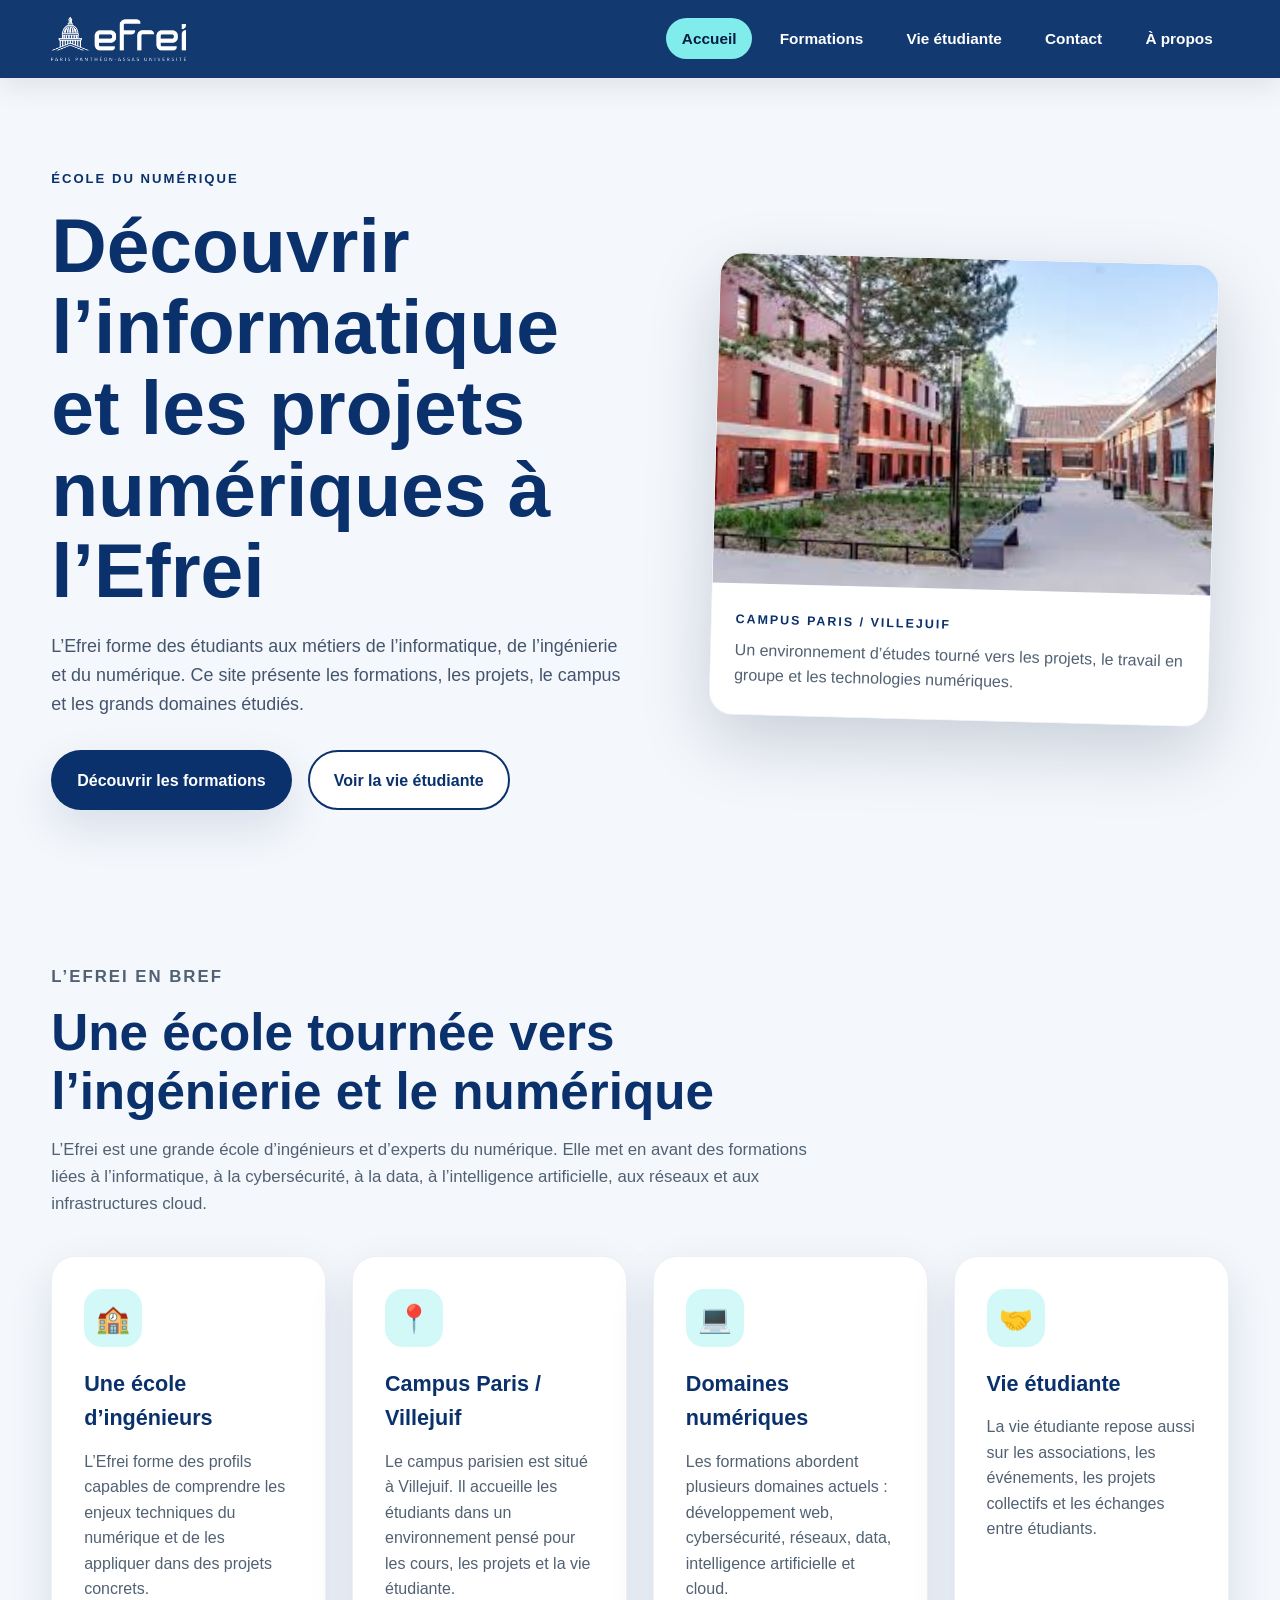
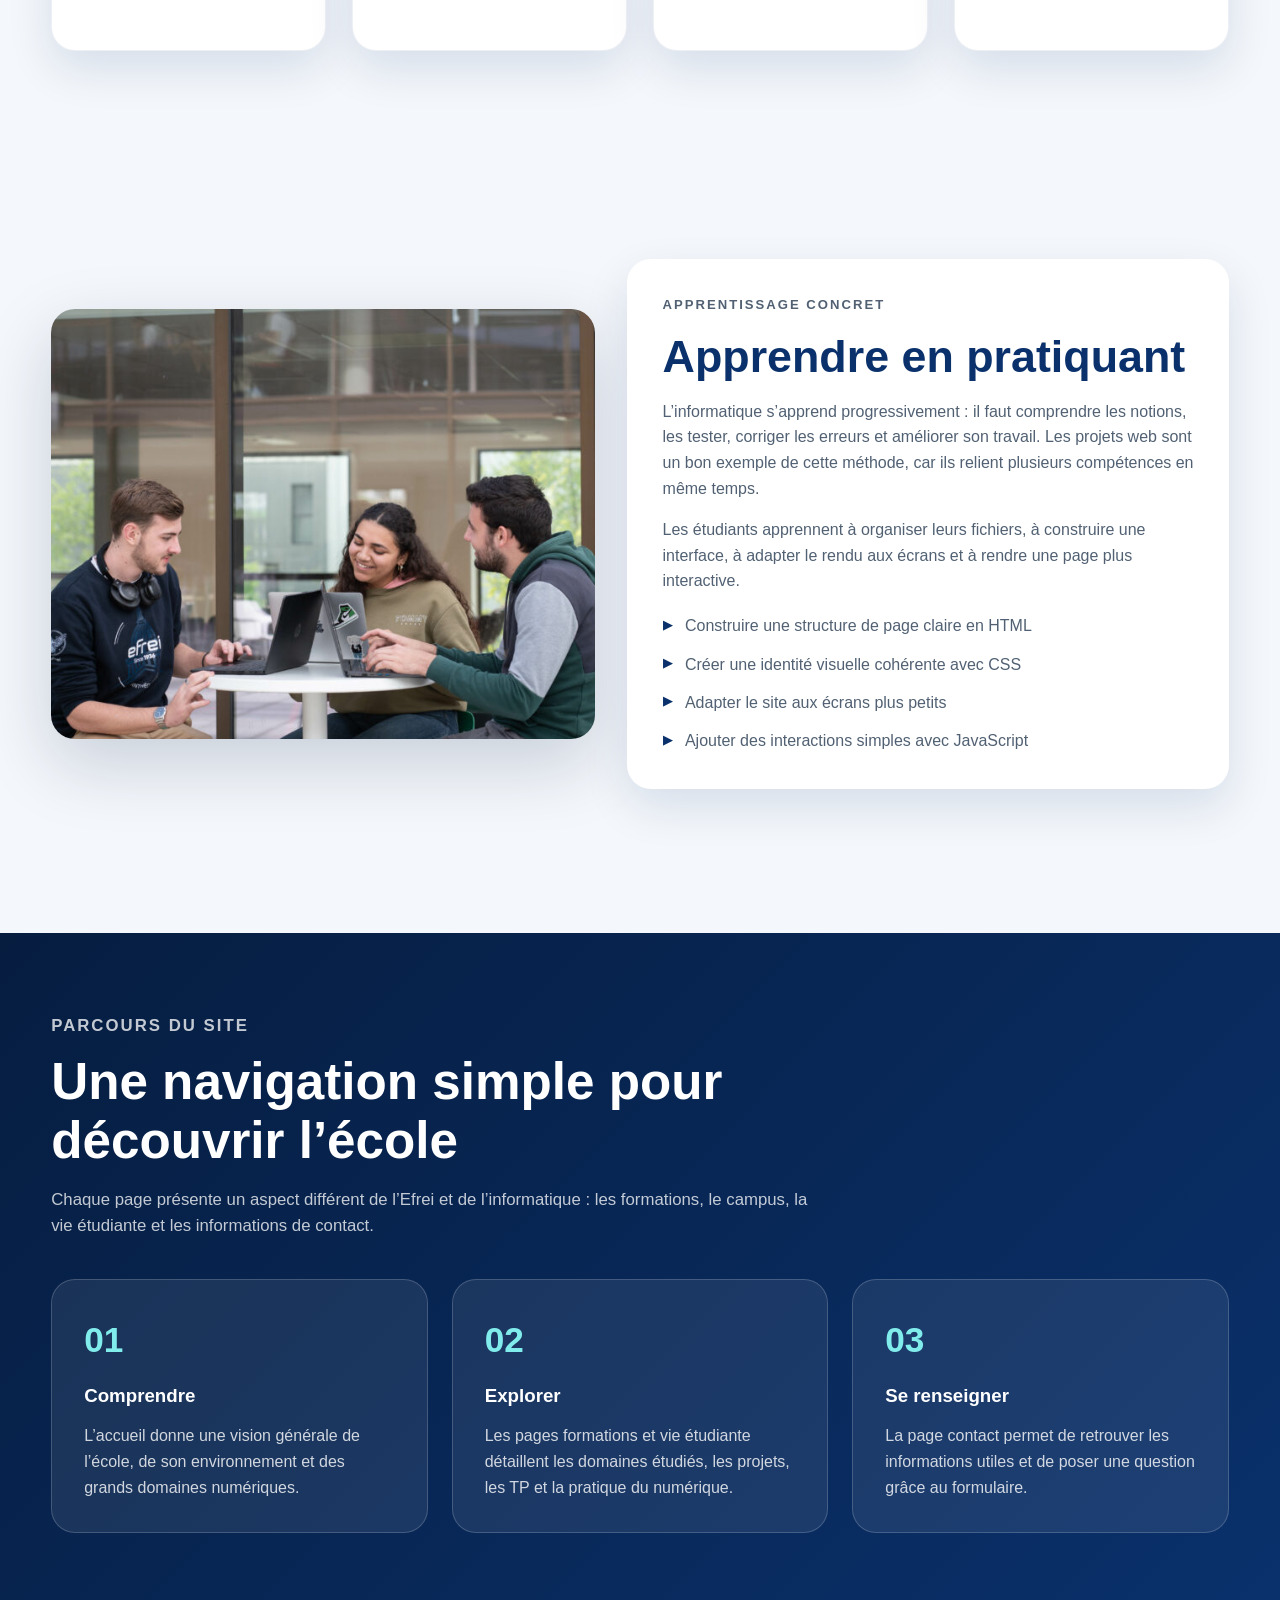
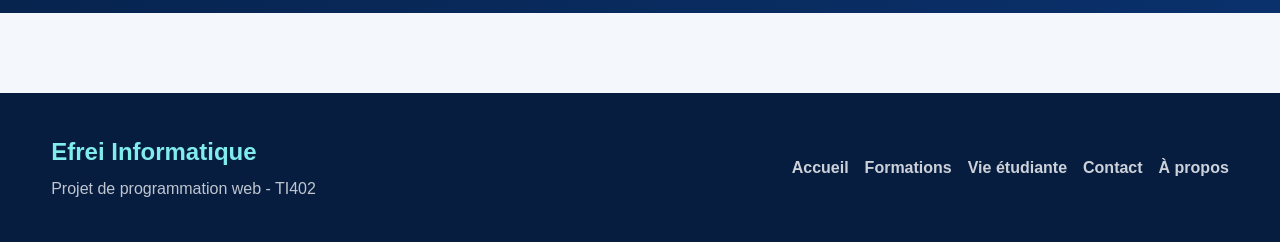
<file: index.html>
<!DOCTYPE html>
<html lang="fr">
<head>
    <meta charset="UTF-8">
    <meta name="viewport" content="width=device-width, initial-scale=1.0">
    <title>Accueil - Département Informatique Efrei</title>
    <link rel="stylesheet" href="css/style.css">
    <script src="js/script.js" defer></script>
</head>

<body>
    <header class="header">
        <nav class="navbar">
            <a href="index.html" class="logo" aria-label="Accueil - Département Informatique Efrei">
                <img src="images/logo-efrei.png" alt="Logo Efrei">
            </a>

            <button class="menu-bouton" id="menu-bouton" aria-label="Ouvrir le menu">☰</button>

            <ul class="menu" id="menu">
                <li><a href="index.html">Accueil</a></li>
                <li><a href="formations.html">Formations</a></li>
                <li><a href="campus.html">Vie étudiante</a></li>
                <li><a href="contact.html">Contact</a></li>
                <li><a href="apropos.html">À propos</a></li>
            </ul>
        </nav>
    </header>

    <main>
        <section class="hero hero-accueil">
            <div class="hero-contenu">
                <p class="sur-titre">École du numérique</p>
                <h1>Découvrir l’informatique et les projets numériques à l’Efrei</h1>
                <p class="hero-texte">
                    L’Efrei forme des étudiants aux métiers de l’informatique, de l’ingénierie
                    et du numérique. Ce site présente les formations, les projets, le campus
                    et les grands domaines étudiés.
                </p>

                <div class="hero-actions">
                    <a href="formations.html" class="bouton principal">Découvrir les formations</a>
                    <a href="campus.html" class="bouton secondaire">Voir la vie étudiante</a>
                </div>
            </div>

            <div class="hero-visuel">
                <article class="photo-campus grande">
                    <img src="images/campus-efrei.jfif" alt="Campus de l'Efrei">
                    <div class="photo-texte">
                        <span>Campus Paris / Villejuif</span>
                        <p>
                            Un environnement d’études tourné vers les projets, le travail en groupe
                            et les technologies numériques.
                        </p>
                    </div>
                </article>
            </div>
        </section>

        <section class="section">
            <div class="titre-section">
                <p class="sur-titre">L’Efrei en bref</p>
                <h2>Une école tournée vers l’ingénierie et le numérique</h2>
                <p>
                    L’Efrei est une grande école d’ingénieurs et d’experts du numérique.
                    Elle met en avant des formations liées à l’informatique, à la cybersécurité,
                    à la data, à l’intelligence artificielle, aux réseaux et aux infrastructures cloud.
                </p>
            </div>

            <div class="grille-cartes">
                <article class="carte">
                    <div class="icone">🏫</div>
                    <h3>Une école d’ingénieurs</h3>
                    <p>
                        L’Efrei forme des profils capables de comprendre les enjeux techniques
                        du numérique et de les appliquer dans des projets concrets.
                    </p>
                </article>

                <article class="carte">
                    <div class="icone">📍</div>
                    <h3>Campus Paris / Villejuif</h3>
                    <p>
                        Le campus parisien est situé à Villejuif. Il accueille les étudiants
                        dans un environnement pensé pour les cours, les projets et la vie étudiante.
                    </p>
                </article>

                <article class="carte">
                    <div class="icone">💻</div>
                    <h3>Domaines numériques</h3>
                    <p>
                        Les formations abordent plusieurs domaines actuels : développement web,
                        cybersécurité, réseaux, data, intelligence artificielle et cloud.
                    </p>
                </article>

                <article class="carte">
                    <div class="icone">🤝</div>
                    <h3>Vie étudiante</h3>
                    <p>
                        La vie étudiante repose aussi sur les associations, les événements,
                        les projets collectifs et les échanges entre étudiants.
                    </p>
                </article>
            </div>
        </section>

        <section class="section section-image-texte">
            <div class="bloc-image">
                <img src="images/code-ordinateur.jpg" alt="Ordinateur affichant du code">
            </div>

            <div class="bloc-texte">
                <p class="sur-titre">Apprentissage concret</p>
                <h2>Apprendre en pratiquant</h2>
                <p>
                    L’informatique s’apprend progressivement : il faut comprendre les notions,
                    les tester, corriger les erreurs et améliorer son travail. Les projets web
                    sont un bon exemple de cette méthode, car ils relient plusieurs compétences
                    en même temps.
                </p>
                <p>
                    Les étudiants apprennent à organiser leurs fichiers, à construire une interface,
                    à adapter le rendu aux écrans et à rendre une page plus interactive.
                </p>

                <ul class="liste-points">
                    <li>Construire une structure de page claire en HTML</li>
                    <li>Créer une identité visuelle cohérente avec CSS</li>
                    <li>Adapter le site aux écrans plus petits</li>
                    <li>Ajouter des interactions simples avec JavaScript</li>
                </ul>
            </div>
        </section>

        <section class="section section-sombre">
            <div class="titre-section">
                <p class="sur-titre">Parcours du site</p>
                <h2>Une navigation simple pour découvrir l’école</h2>
                <p>
                    Chaque page présente un aspect différent de l’Efrei et de l’informatique :
                    les formations, le campus, la vie étudiante et les informations de contact.
                </p>
            </div>

            <div class="timeline">
                <div class="etape">
                    <span>01</span>
                    <h3>Comprendre</h3>
                    <p>
                        L’accueil donne une vision générale de l’école, de son environnement
                        et des grands domaines numériques.
                    </p>
                </div>

                <div class="etape">
                    <span>02</span>
                    <h3>Explorer</h3>
                    <p>
                        Les pages formations et vie étudiante détaillent les domaines étudiés,
                        les projets, les TP et la pratique du numérique.
                    </p>
                </div>

                <div class="etape">
                    <span>03</span>
                    <h3>Se renseigner</h3>
                    <p>
                        La page contact permet de retrouver les informations utiles et de poser
                        une question grâce au formulaire.
                    </p>
                </div>
            </div>
        </section>
    </main>

    <footer class="footer">
        <div>
            <h2>Efrei Informatique</h2>
            <p>Projet de programmation web - TI402</p>
        </div>

        <nav class="footer-nav">
            <a href="index.html">Accueil</a>
            <a href="formations.html">Formations</a>
            <a href="campus.html">Vie étudiante</a>
            <a href="contact.html">Contact</a>
            <a href="apropos.html">À propos</a>
        </nav>
    </footer>
</body>
</html>
</file>
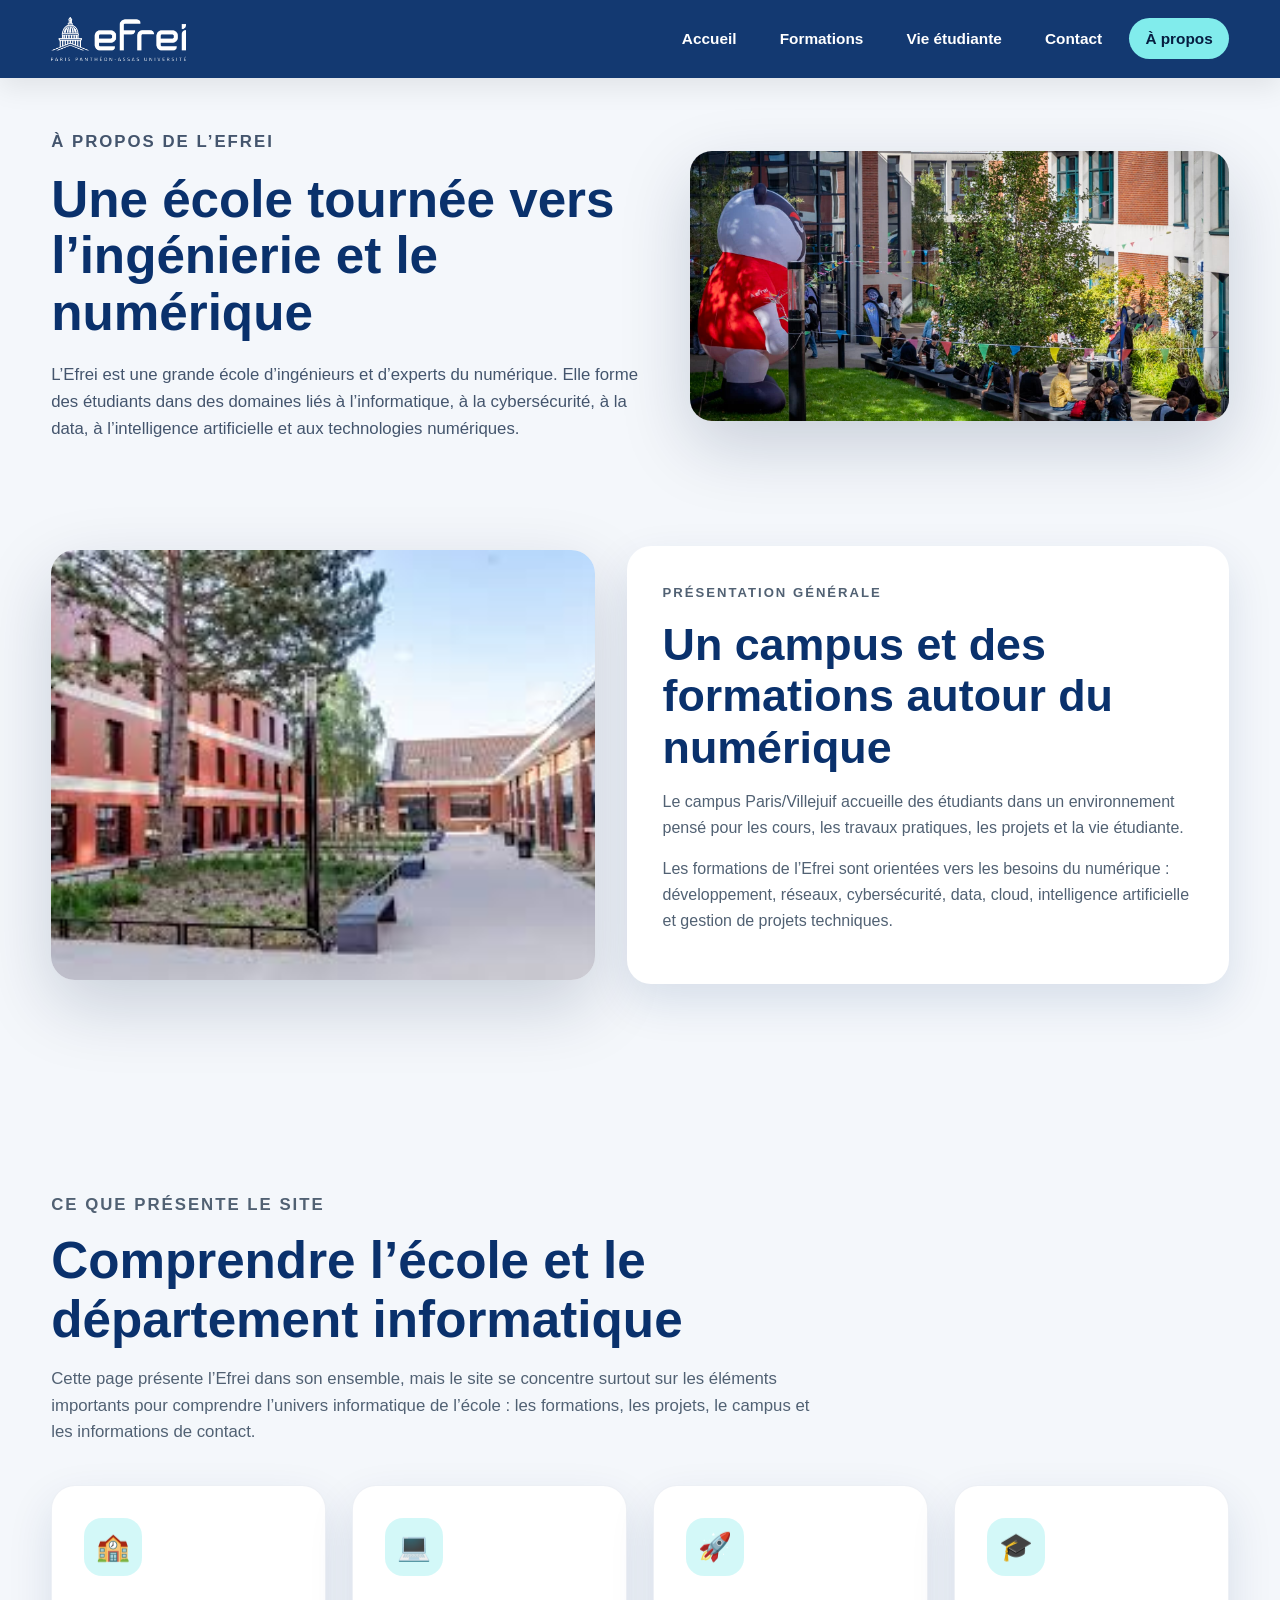
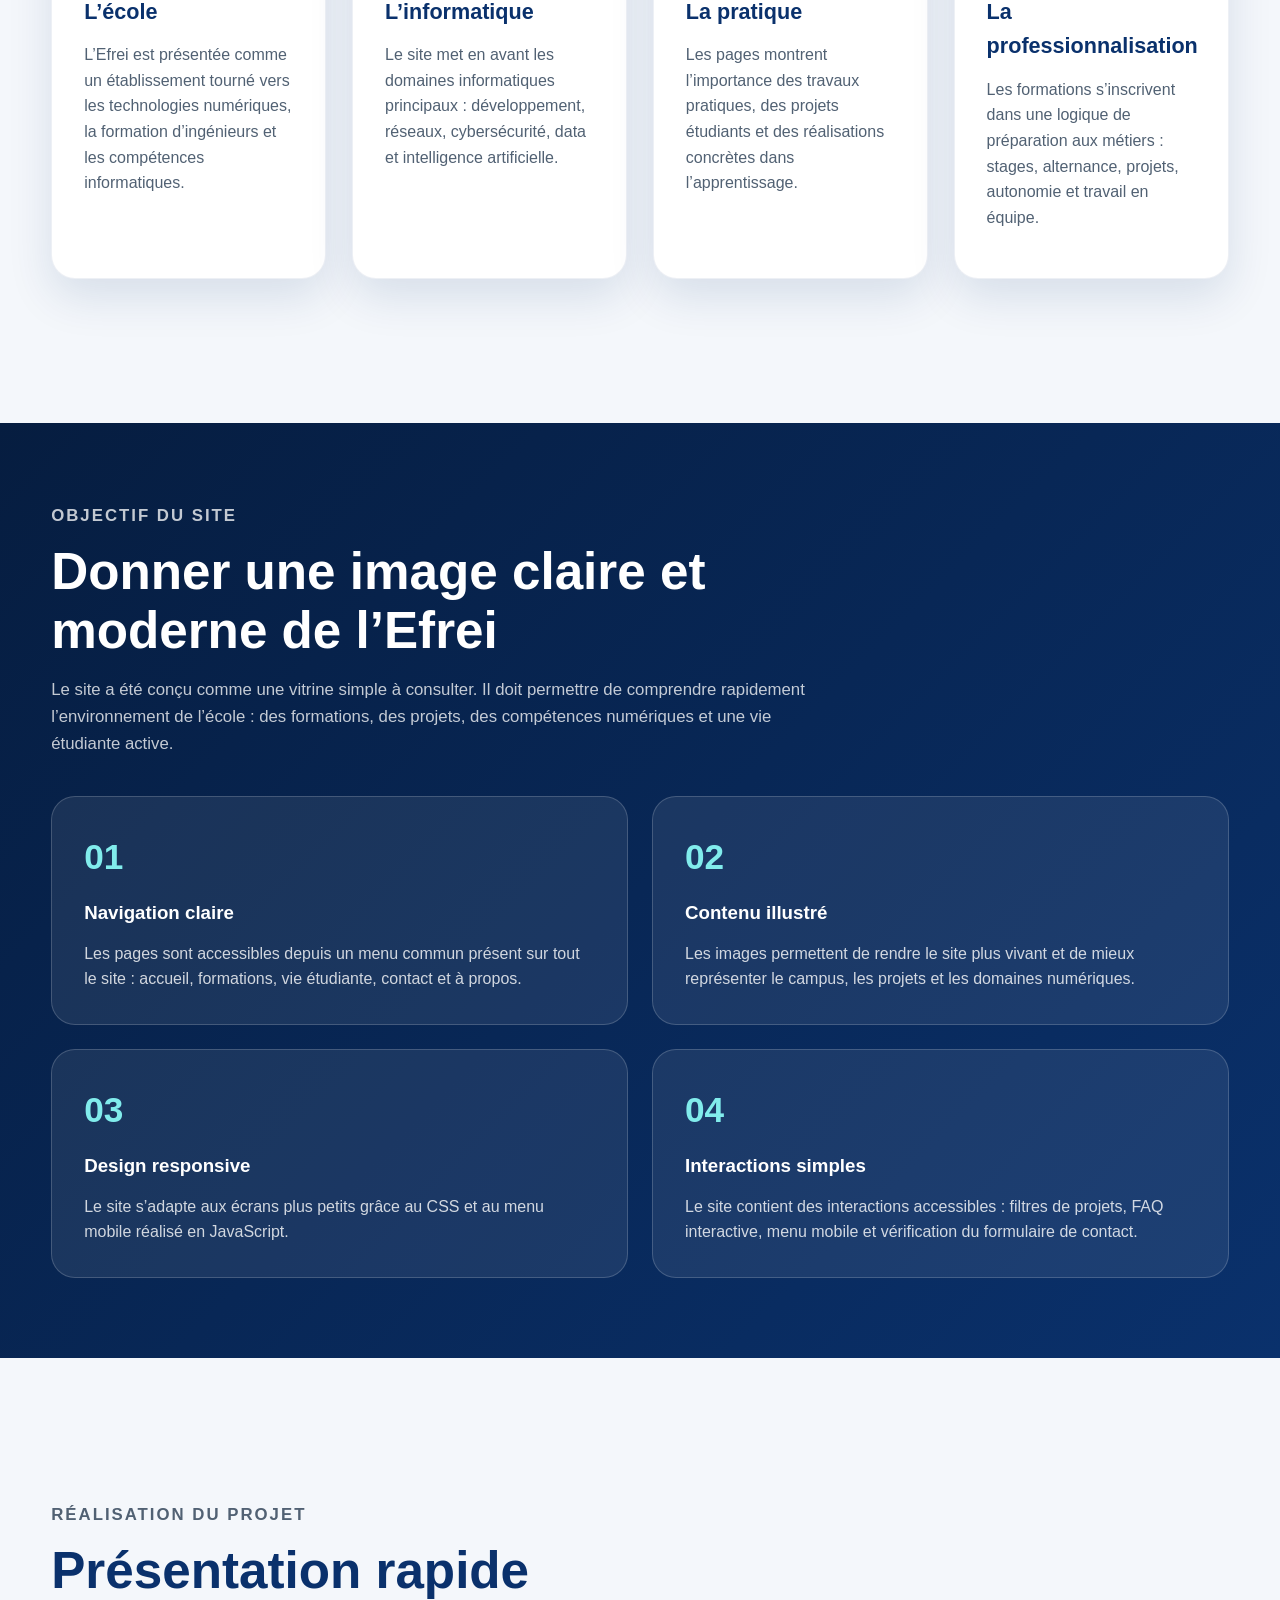
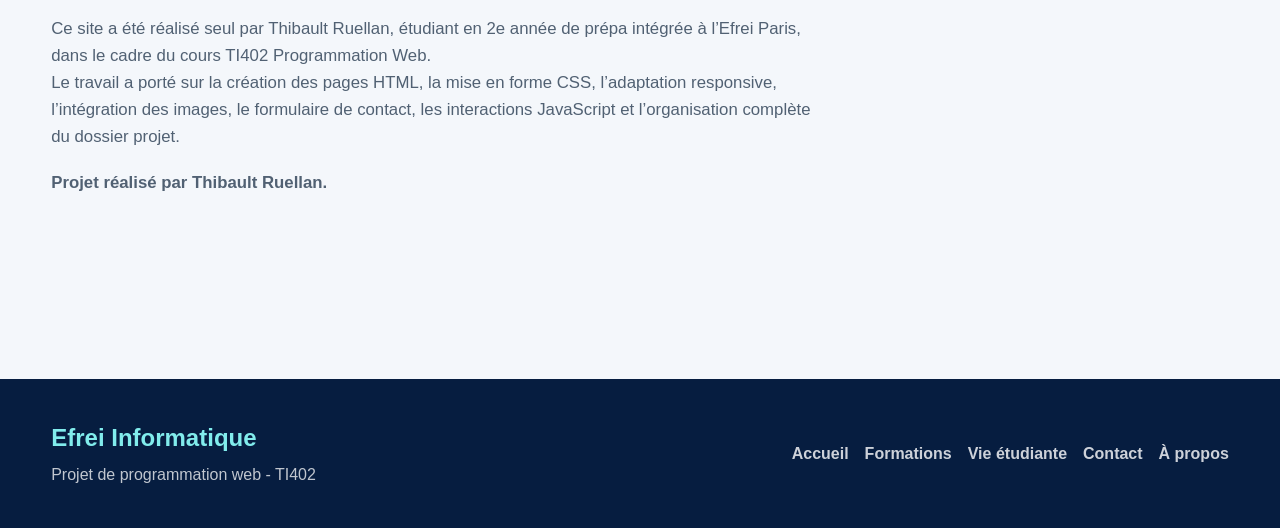
<file: apropos.html>
<!DOCTYPE html>
<html lang="fr">
<head>
    <meta charset="UTF-8">
    <meta name="viewport" content="width=device-width, initial-scale=1.0">
    <title>À propos - Département Informatique Efrei</title>
    <link rel="stylesheet" href="css/style.css">
    <script src="js/script.js" defer></script>
</head>

<body>
    <header class="header">
        <nav class="navbar">
            <a href="index.html" class="logo" aria-label="Accueil - Département Informatique Efrei">
                <img src="images/logo-efrei.png" alt="Logo Efrei">
            </a>

            <button class="menu-bouton" id="menu-bouton" aria-label="Ouvrir le menu">☰</button>

            <ul class="menu" id="menu">
                <li><a href="index.html">Accueil</a></li>
                <li><a href="formations.html">Formations</a></li>
                <li><a href="campus.html">Vie étudiante</a></li>
                <li><a href="contact.html">Contact</a></li>
                <li><a href="apropos.html">À propos</a></li>
            </ul>
        </nav>
    </header>

    <main>
        <section class="page-hero">
            <div class="page-hero-contenu">
                <p class="sur-titre">À propos de l’Efrei</p>
                <h1>Une école tournée vers l’ingénierie et le numérique</h1>
                <p>
                    L’Efrei est une grande école d’ingénieurs et d’experts du numérique.
                    Elle forme des étudiants dans des domaines liés à l’informatique,
                    à la cybersécurité, à la data, à l’intelligence artificielle et aux technologies numériques.
                </p>
            </div>

            <div class="page-hero-image">
                <img src="images/campus-efrei-2.jpg" alt="Campus Efrei">
            </div>
        </section>

        <section class="section section-image-texte">
            <div class="bloc-image">
                <img src="images/campus-efrei.jfif" alt="Vue du campus Efrei">
            </div>

            <div class="bloc-texte">
                <p class="sur-titre">Présentation générale</p>
                <h2>Un campus et des formations autour du numérique</h2>
                <p>
                    Le campus Paris/Villejuif accueille des étudiants dans un environnement
                    pensé pour les cours, les travaux pratiques, les projets et la vie étudiante.
                </p>
                <p>
                    Les formations de l’Efrei sont orientées vers les besoins du numérique :
                    développement, réseaux, cybersécurité, data, cloud, intelligence artificielle
                    et gestion de projets techniques.
                </p>
            </div>
        </section>

        <section class="section">
            <div class="titre-section">
                <p class="sur-titre">Ce que présente le site</p>
                <h2>Comprendre l’école et le département informatique</h2>
                <p>
                    Cette page présente l’Efrei dans son ensemble, mais le site se concentre surtout
                    sur les éléments importants pour comprendre l’univers informatique de l’école :
                    les formations, les projets, le campus et les informations de contact.
                </p>
            </div>

            <div class="grille-cartes">
                <article class="carte">
                    <div class="icone">🏫</div>
                    <h3>L’école</h3>
                    <p>
                        L’Efrei est présentée comme un établissement tourné vers les technologies
                        numériques, la formation d’ingénieurs et les compétences informatiques.
                    </p>
                </article>

                <article class="carte">
                    <div class="icone">💻</div>
                    <h3>L’informatique</h3>
                    <p>
                        Le site met en avant les domaines informatiques principaux :
                        développement, réseaux, cybersécurité, data et intelligence artificielle.
                    </p>
                </article>

                <article class="carte">
                    <div class="icone">🚀</div>
                    <h3>La pratique</h3>
                    <p>
                        Les pages montrent l’importance des travaux pratiques, des projets étudiants
                        et des réalisations concrètes dans l’apprentissage.
                    </p>
                </article>

                <article class="carte">
                    <div class="icone">🎓</div>
                    <h3>La professionnalisation</h3>
                    <p>
                        Les formations s’inscrivent dans une logique de préparation aux métiers :
                        stages, alternance, projets, autonomie et travail en équipe.
                    </p>
                </article>
            </div>
        </section>

        <section class="section section-sombre">
            <div class="titre-section">
                <p class="sur-titre">Objectif du site</p>
                <h2>Donner une image claire et moderne de l’Efrei</h2>
                <p>
                    Le site a été conçu comme une vitrine simple à consulter. Il doit permettre
                    de comprendre rapidement l’environnement de l’école : des formations, des projets,
                    des compétences numériques et une vie étudiante active.
                </p>
            </div>

            <div class="membres">
                <article class="membre">
                    <span>01</span>
                    <h3>Navigation claire</h3>
                    <p>
                        Les pages sont accessibles depuis un menu commun présent sur tout le site :
                        accueil, formations, vie étudiante, contact et à propos.
                    </p>
                </article>

                <article class="membre">
                    <span>02</span>
                    <h3>Contenu illustré</h3>
                    <p>
                        Les images permettent de rendre le site plus vivant et de mieux représenter
                        le campus, les projets et les domaines numériques.
                    </p>
                </article>

                <article class="membre">
                    <span>03</span>
                    <h3>Design responsive</h3>
                    <p>
                        Le site s’adapte aux écrans plus petits grâce au CSS et au menu mobile
                        réalisé en JavaScript.
                    </p>
                </article>

                <article class="membre">
                    <span>04</span>
                    <h3>Interactions simples</h3>
                    <p>
                        Le site contient des interactions accessibles : filtres de projets,
                        FAQ interactive, menu mobile et vérification du formulaire de contact.
                    </p>
                </article>
            </div>
        </section>

        <section class="section">
            <div class="titre-section">
                <p class="sur-titre">Réalisation du projet</p>
                <h2>Présentation rapide</h2>
                <p>
                    Ce site a été réalisé seul par Thibault Ruellan, étudiant en 2e année
                    de prépa intégrée à l’Efrei Paris, dans le cadre du cours TI402 Programmation Web.
                </p>
                <p>
                    Le travail a porté sur la création des pages HTML, la mise en forme CSS,
                    l’adaptation responsive, l’intégration des images, le formulaire de contact,
                    les interactions JavaScript et l’organisation complète du dossier projet.
                </p>
                <p class="signature-projet">
                    Projet réalisé par Thibault Ruellan.
                </p>
            </div>
        </section>
    </main>

    <footer class="footer">
        <div>
            <h2>Efrei Informatique</h2>
            <p>Projet de programmation web - TI402</p>
        </div>

        <nav class="footer-nav">
            <a href="index.html">Accueil</a>
            <a href="formations.html">Formations</a>
            <a href="campus.html">Vie étudiante</a>
            <a href="contact.html">Contact</a>
            <a href="apropos.html">À propos</a>
        </nav>
    </footer>
</body>
</html>
</file>
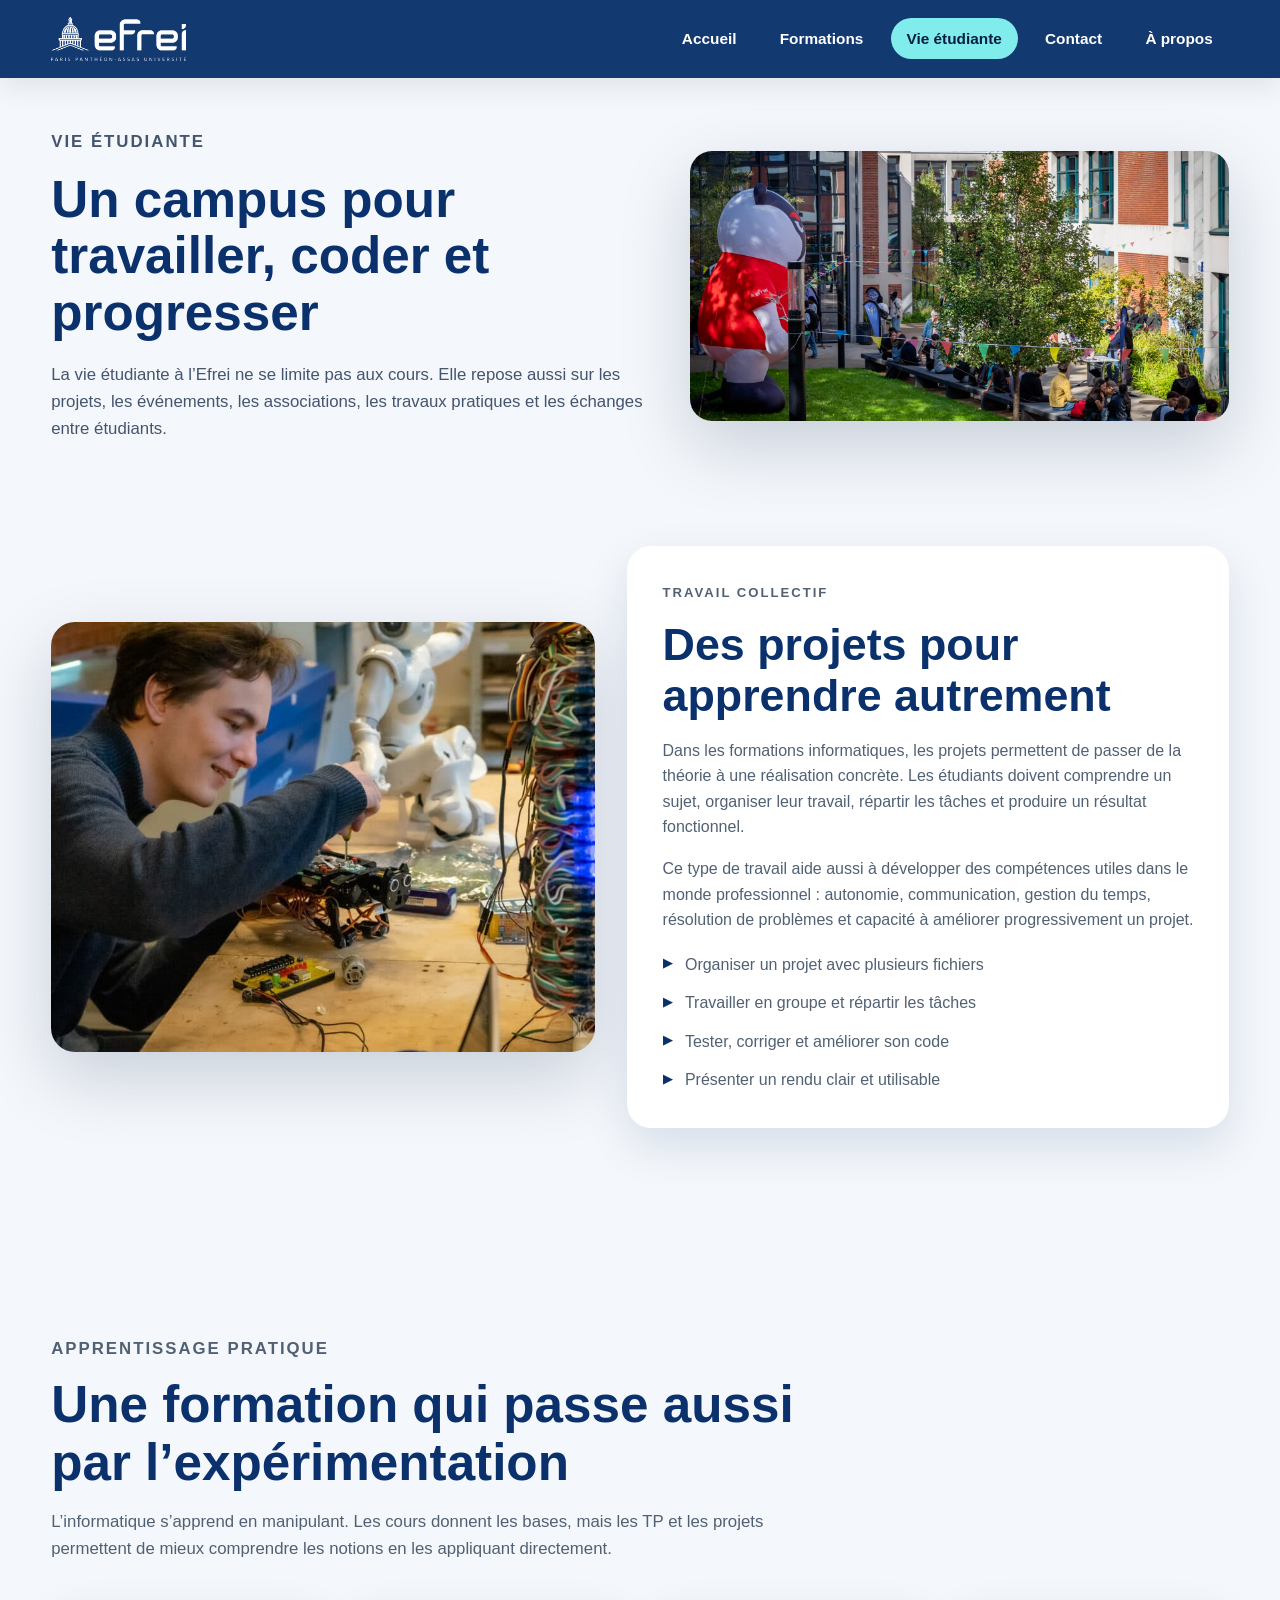
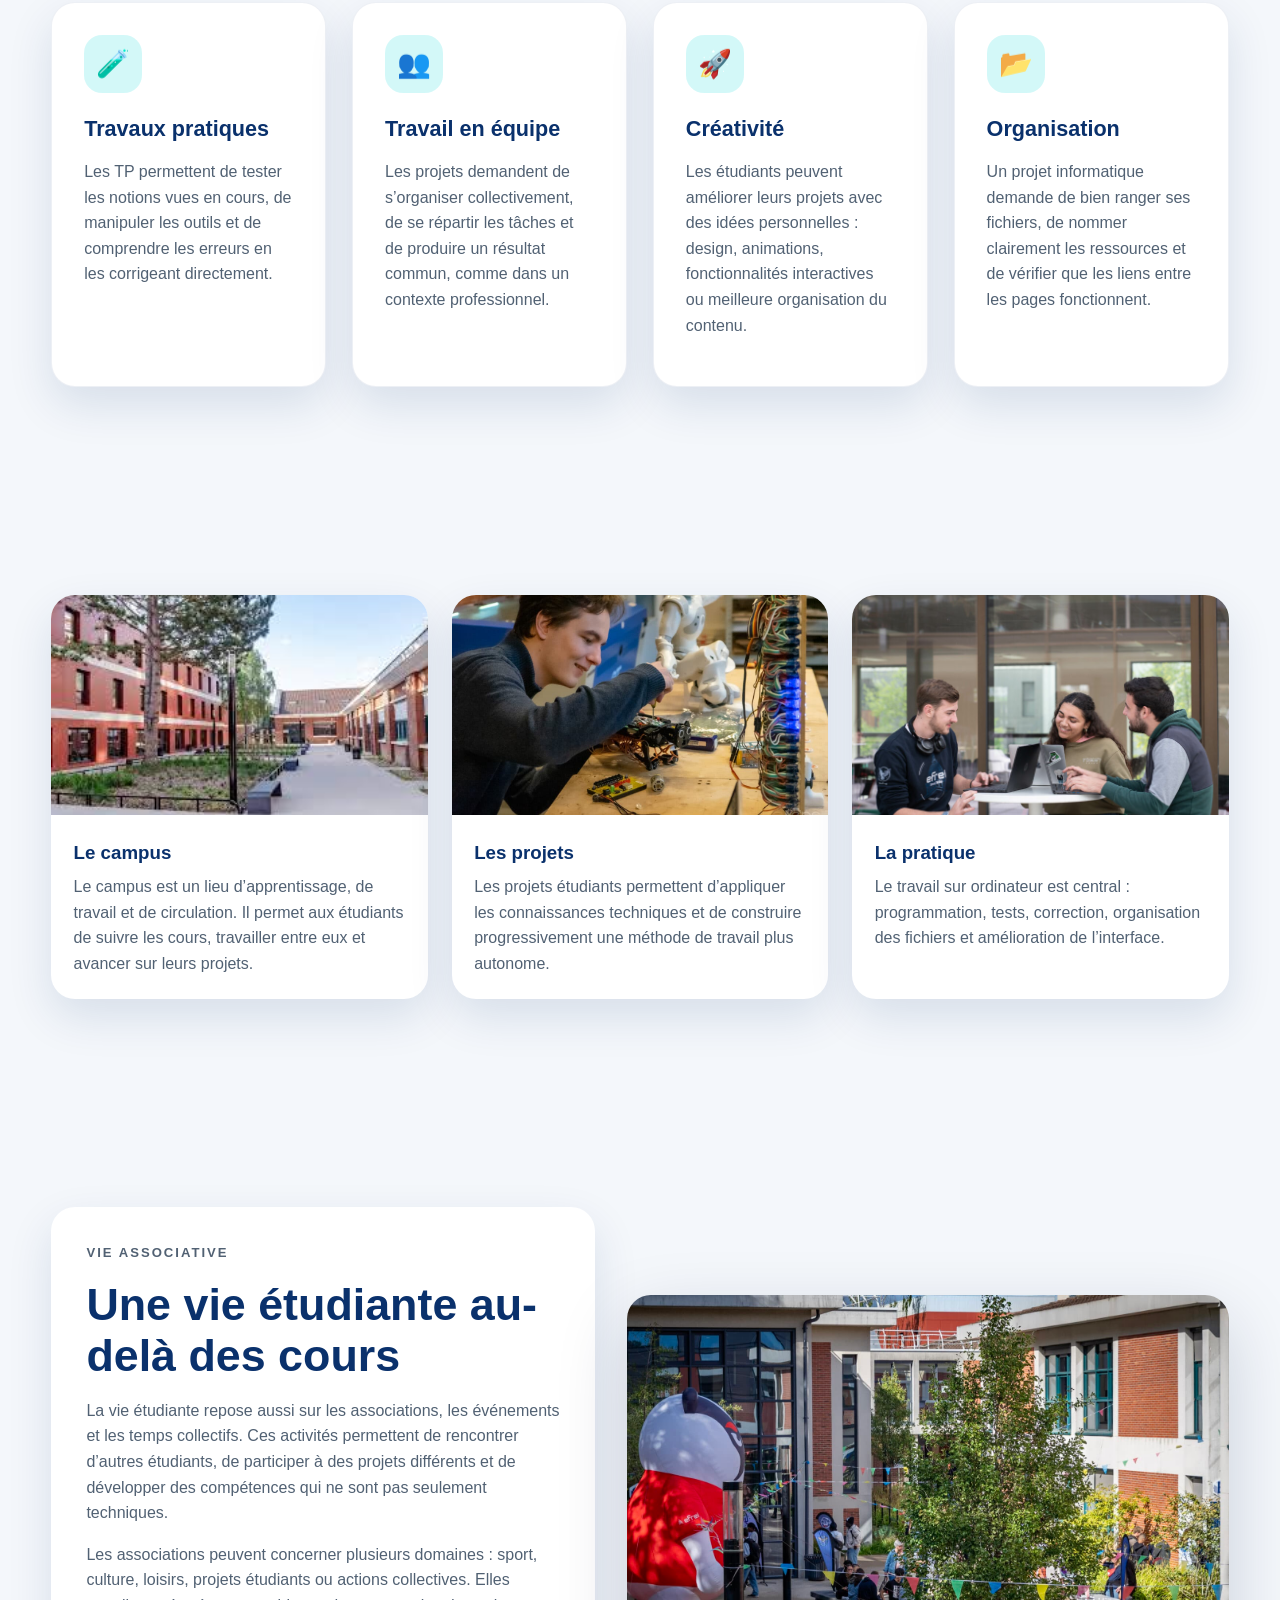
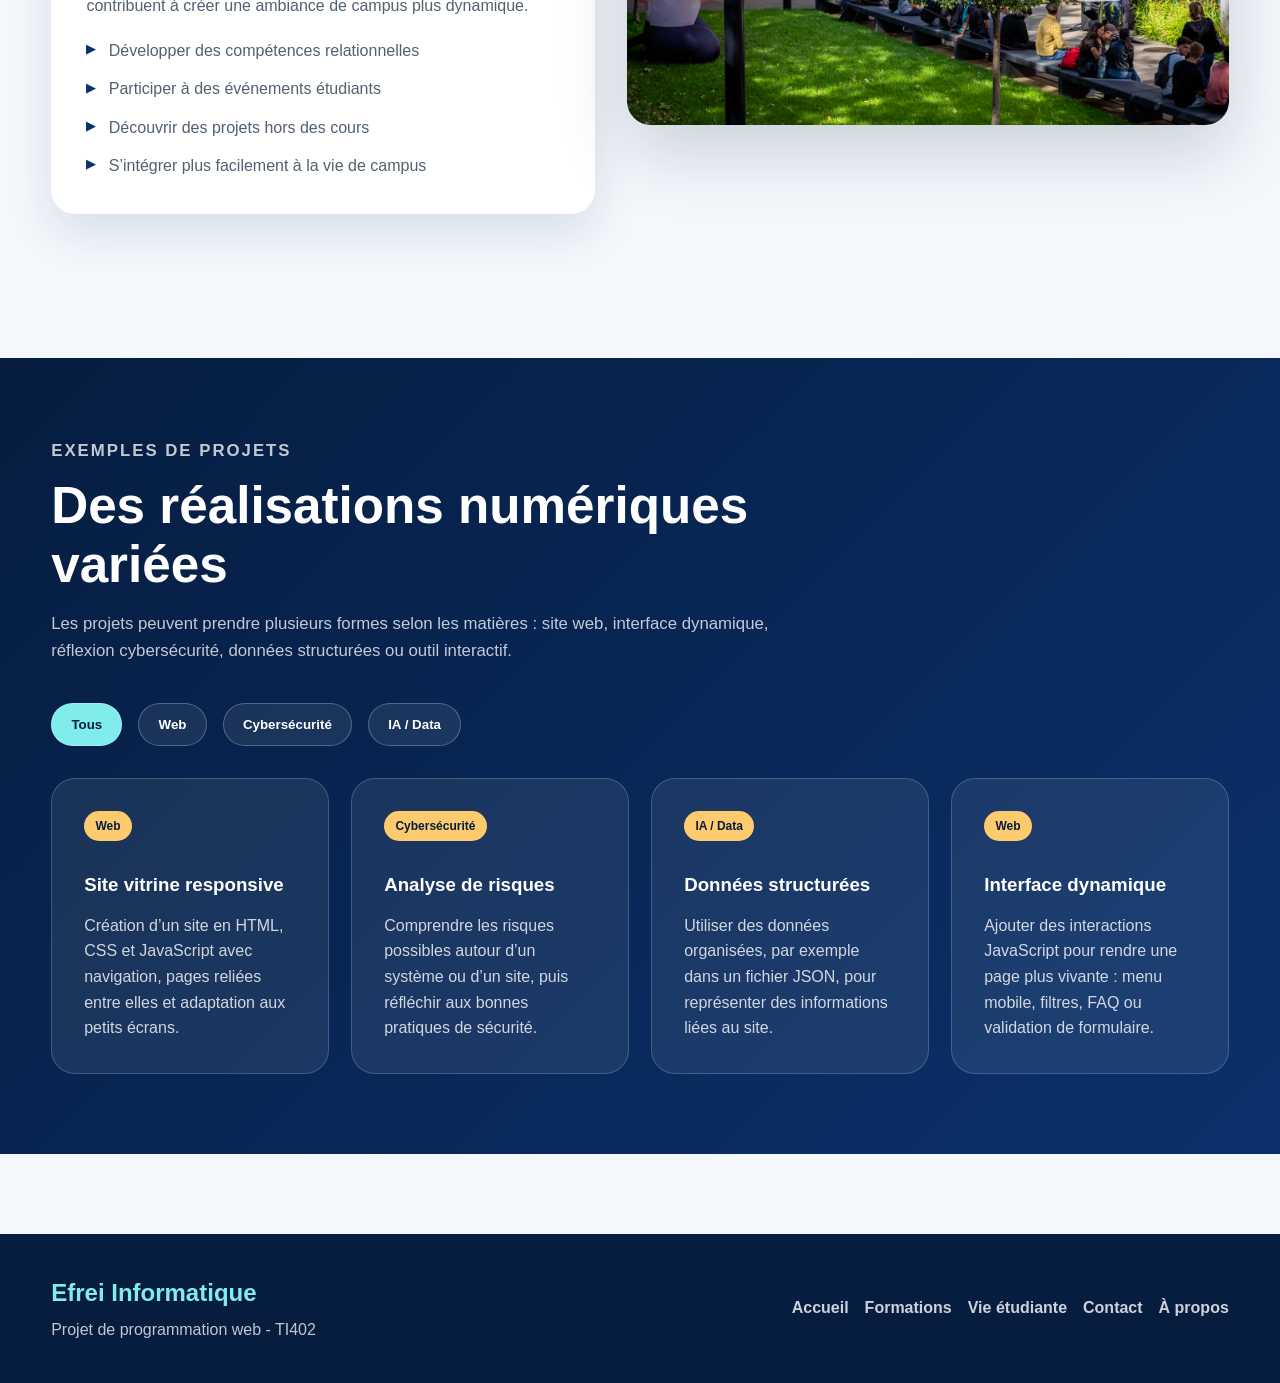
<file: campus.html>
<!DOCTYPE html>
<html lang="fr">
<head>
    <meta charset="UTF-8">
    <meta name="viewport" content="width=device-width, initial-scale=1.0">
    <title>Vie étudiante - Département Informatique Efrei</title>
    <link rel="stylesheet" href="css/style.css">
    <script src="js/script.js" defer></script>
</head>

<body>
    <header class="header">
        <nav class="navbar">
            <a href="index.html" class="logo" aria-label="Accueil - Département Informatique Efrei">
                <img src="images/logo-efrei.png" alt="Logo Efrei">
            </a>

            <button class="menu-bouton" id="menu-bouton" aria-label="Ouvrir le menu">☰</button>

            <ul class="menu" id="menu">
                <li><a href="index.html">Accueil</a></li>
                <li><a href="formations.html">Formations</a></li>
                <li><a href="campus.html">Vie étudiante</a></li>
                <li><a href="contact.html">Contact</a></li>
                <li><a href="apropos.html">À propos</a></li>
            </ul>
        </nav>
    </header>

    <main>
        <section class="page-hero">
            <div class="page-hero-contenu">
                <p class="sur-titre">Vie étudiante</p>
                <h1>Un campus pour travailler, coder et progresser</h1>
                <p>
                    La vie étudiante à l’Efrei ne se limite pas aux cours. Elle repose aussi
                    sur les projets, les événements, les associations, les travaux pratiques
                    et les échanges entre étudiants.
                </p>
            </div>

            <div class="page-hero-image">
                <img src="images/campus-efrei-2.jpg" alt="Vue du campus Efrei">
            </div>
        </section>

        <section class="section section-image-texte">
            <div class="bloc-image">
                <img src="images/etudiants-projet.jpg" alt="Étudiants travaillant en projet">
            </div>

            <div class="bloc-texte">
                <p class="sur-titre">Travail collectif</p>
                <h2>Des projets pour apprendre autrement</h2>
                <p>
                    Dans les formations informatiques, les projets permettent de passer de la théorie
                    à une réalisation concrète. Les étudiants doivent comprendre un sujet, organiser
                    leur travail, répartir les tâches et produire un résultat fonctionnel.
                </p>
                <p>
                    Ce type de travail aide aussi à développer des compétences utiles dans le monde
                    professionnel : autonomie, communication, gestion du temps, résolution de problèmes
                    et capacité à améliorer progressivement un projet.
                </p>

                <ul class="liste-points">
                    <li>Organiser un projet avec plusieurs fichiers</li>
                    <li>Travailler en groupe et répartir les tâches</li>
                    <li>Tester, corriger et améliorer son code</li>
                    <li>Présenter un rendu clair et utilisable</li>
                </ul>
            </div>
        </section>

        <section class="section">
            <div class="titre-section">
                <p class="sur-titre">Apprentissage pratique</p>
                <h2>Une formation qui passe aussi par l’expérimentation</h2>
                <p>
                    L’informatique s’apprend en manipulant. Les cours donnent les bases,
                    mais les TP et les projets permettent de mieux comprendre les notions
                    en les appliquant directement.
                </p>
            </div>

            <div class="grille-cartes">
                <article class="carte">
                    <div class="icone">🧪</div>
                    <h3>Travaux pratiques</h3>
                    <p>
                        Les TP permettent de tester les notions vues en cours, de manipuler les outils
                        et de comprendre les erreurs en les corrigeant directement.
                    </p>
                </article>

                <article class="carte">
                    <div class="icone">👥</div>
                    <h3>Travail en équipe</h3>
                    <p>
                        Les projets demandent de s’organiser collectivement, de se répartir les tâches
                        et de produire un résultat commun, comme dans un contexte professionnel.
                    </p>
                </article>

                <article class="carte">
                    <div class="icone">🚀</div>
                    <h3>Créativité</h3>
                    <p>
                        Les étudiants peuvent améliorer leurs projets avec des idées personnelles :
                        design, animations, fonctionnalités interactives ou meilleure organisation du contenu.
                    </p>
                </article>

                <article class="carte">
                    <div class="icone">📂</div>
                    <h3>Organisation</h3>
                    <p>
                        Un projet informatique demande de bien ranger ses fichiers, de nommer clairement
                        les ressources et de vérifier que les liens entre les pages fonctionnent.
                    </p>
                </article>
            </div>
        </section>

        <section class="section galerie-simple">
            <article class="galerie-carte">
                <img src="images/campus-efrei.jfif" alt="Campus Efrei">
                <div>
                    <h3>Le campus</h3>
                    <p>
                        Le campus est un lieu d’apprentissage, de travail et de circulation.
                        Il permet aux étudiants de suivre les cours, travailler entre eux
                        et avancer sur leurs projets.
                    </p>
                </div>
            </article>

            <article class="galerie-carte">
                <img src="images/etudiants-projet.jpg" alt="Étudiants en projet">
                <div>
                    <h3>Les projets</h3>
                    <p>
                        Les projets étudiants permettent d’appliquer les connaissances techniques
                        et de construire progressivement une méthode de travail plus autonome.
                    </p>
                </div>
            </article>

            <article class="galerie-carte">
                <img src="images/code-ordinateur.jpg" alt="Travail informatique">
                <div>
                    <h3>La pratique</h3>
                    <p>
                        Le travail sur ordinateur est central : programmation, tests, correction,
                        organisation des fichiers et amélioration de l’interface.
                    </p>
                </div>
            </article>
        </section>

        <section class="section section-image-texte">
            <div class="bloc-texte">
                <p class="sur-titre">Vie associative</p>
                <h2>Une vie étudiante au-delà des cours</h2>
                <p>
                    La vie étudiante repose aussi sur les associations, les événements et les temps
                    collectifs. Ces activités permettent de rencontrer d’autres étudiants, de participer
                    à des projets différents et de développer des compétences qui ne sont pas seulement
                    techniques.
                </p>
                <p>
                    Les associations peuvent concerner plusieurs domaines : sport, culture, loisirs,
                    projets étudiants ou actions collectives. Elles contribuent à créer une ambiance
                    de campus plus dynamique.
                </p>

                <ul class="liste-points">
                    <li>Développer des compétences relationnelles</li>
                    <li>Participer à des événements étudiants</li>
                    <li>Découvrir des projets hors des cours</li>
                    <li>S’intégrer plus facilement à la vie de campus</li>
                </ul>
            </div>

            <div class="bloc-image">
                <img src="images/campus-efrei-2.jpg" alt="Vie de campus à l'Efrei">
            </div>
        </section>

        <section class="section section-sombre">
            <div class="titre-section">
                <p class="sur-titre">Exemples de projets</p>
                <h2>Des réalisations numériques variées</h2>
                <p>
                    Les projets peuvent prendre plusieurs formes selon les matières :
                    site web, interface dynamique, réflexion cybersécurité, données structurées
                    ou outil interactif.
                </p>
            </div>

            <div class="filtres-projets">
                <button class="filtre actif-filtre" data-filtre="tous">Tous</button>
                <button class="filtre" data-filtre="web">Web</button>
                <button class="filtre" data-filtre="cyber">Cybersécurité</button>
                <button class="filtre" data-filtre="ia">IA / Data</button>
            </div>

            <div class="grille-projets">
                <article class="projet" data-categorie="web">
                    <span>Web</span>
                    <h3>Site vitrine responsive</h3>
                    <p>
                        Création d’un site en HTML, CSS et JavaScript avec navigation,
                        pages reliées entre elles et adaptation aux petits écrans.
                    </p>
                </article>

                <article class="projet" data-categorie="cyber">
                    <span>Cybersécurité</span>
                    <h3>Analyse de risques</h3>
                    <p>
                        Comprendre les risques possibles autour d’un système ou d’un site,
                        puis réfléchir aux bonnes pratiques de sécurité.
                    </p>
                </article>

                <article class="projet" data-categorie="ia">
                    <span>IA / Data</span>
                    <h3>Données structurées</h3>
                    <p>
                        Utiliser des données organisées, par exemple dans un fichier JSON,
                        pour représenter des informations liées au site.
                    </p>
                </article>

                <article class="projet" data-categorie="web">
                    <span>Web</span>
                    <h3>Interface dynamique</h3>
                    <p>
                        Ajouter des interactions JavaScript pour rendre une page plus vivante :
                        menu mobile, filtres, FAQ ou validation de formulaire.
                    </p>
                </article>
            </div>
        </section>
    </main>

    <footer class="footer">
        <div>
            <h2>Efrei Informatique</h2>
            <p>Projet de programmation web - TI402</p>
        </div>

        <nav class="footer-nav">
            <a href="index.html">Accueil</a>
            <a href="formations.html">Formations</a>
            <a href="campus.html">Vie étudiante</a>
            <a href="contact.html">Contact</a>
            <a href="apropos.html">À propos</a>
        </nav>
    </footer>
</body>
</html>
</file>
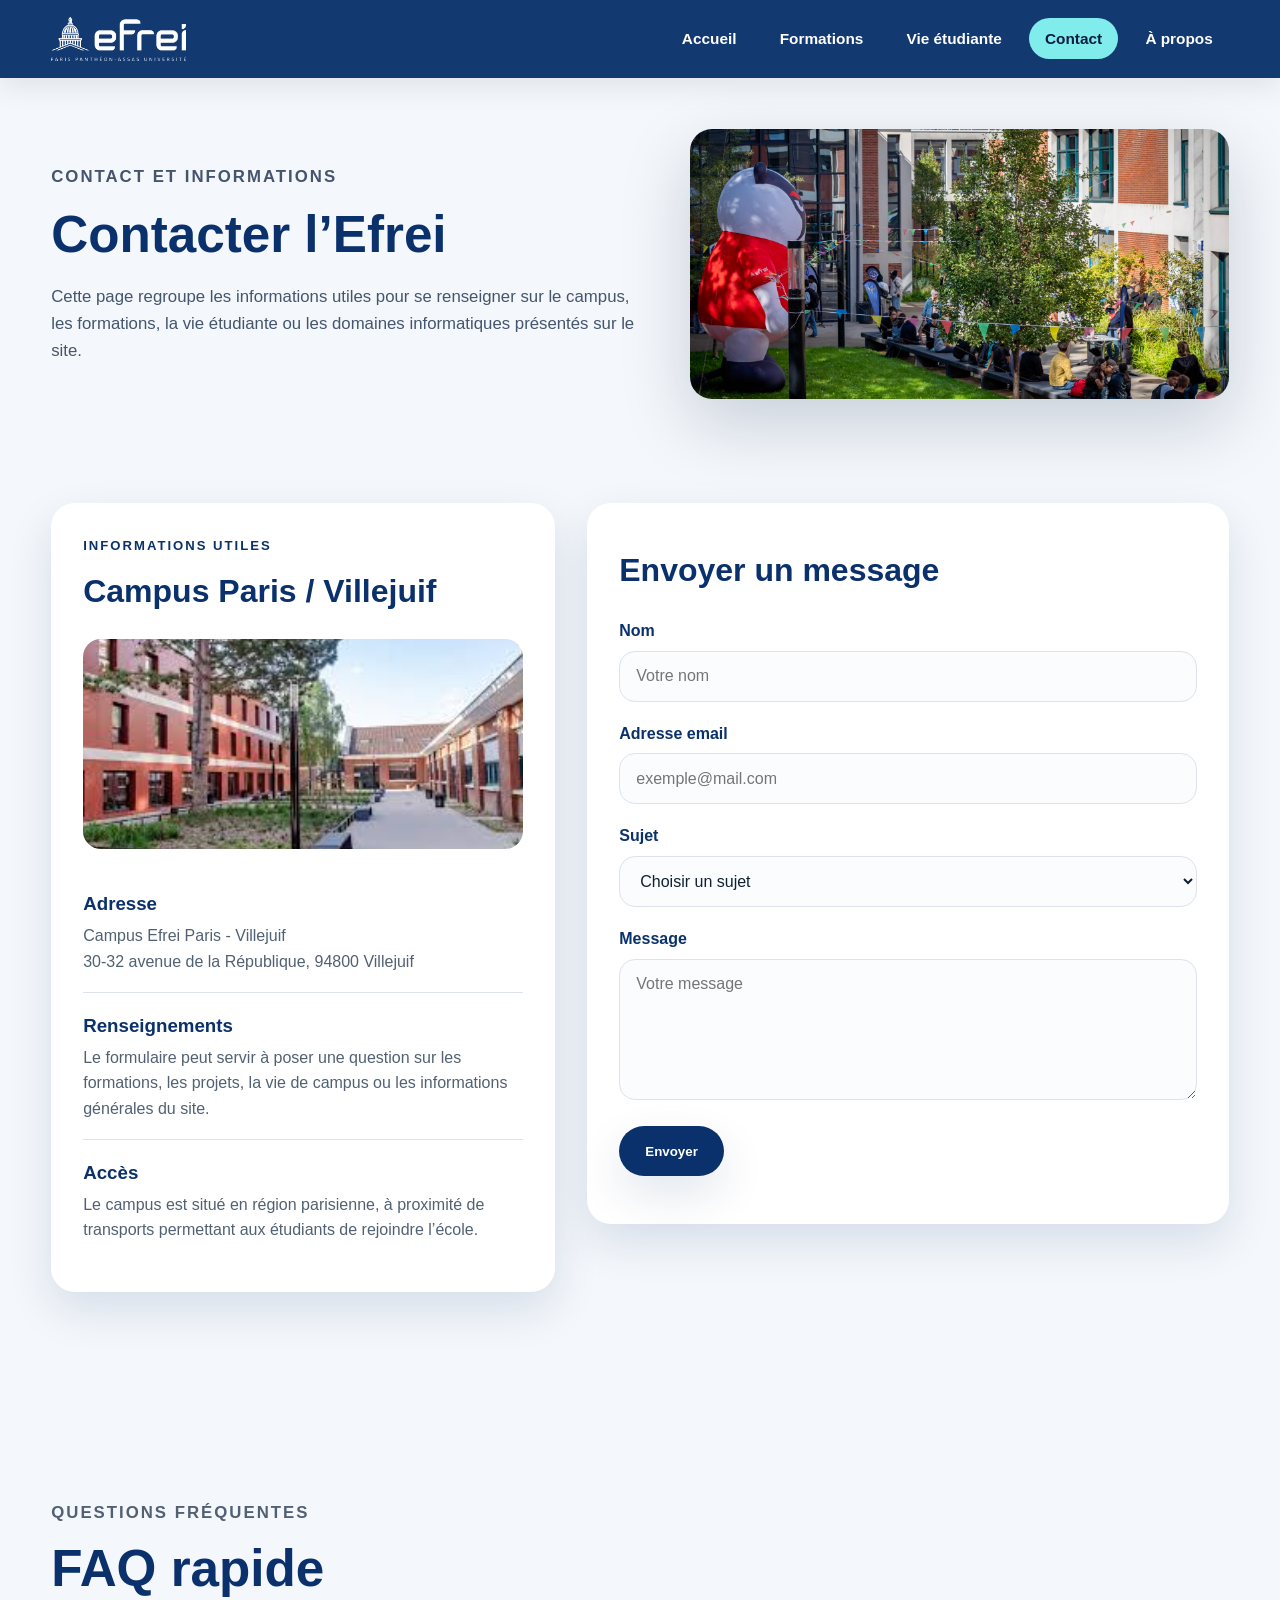
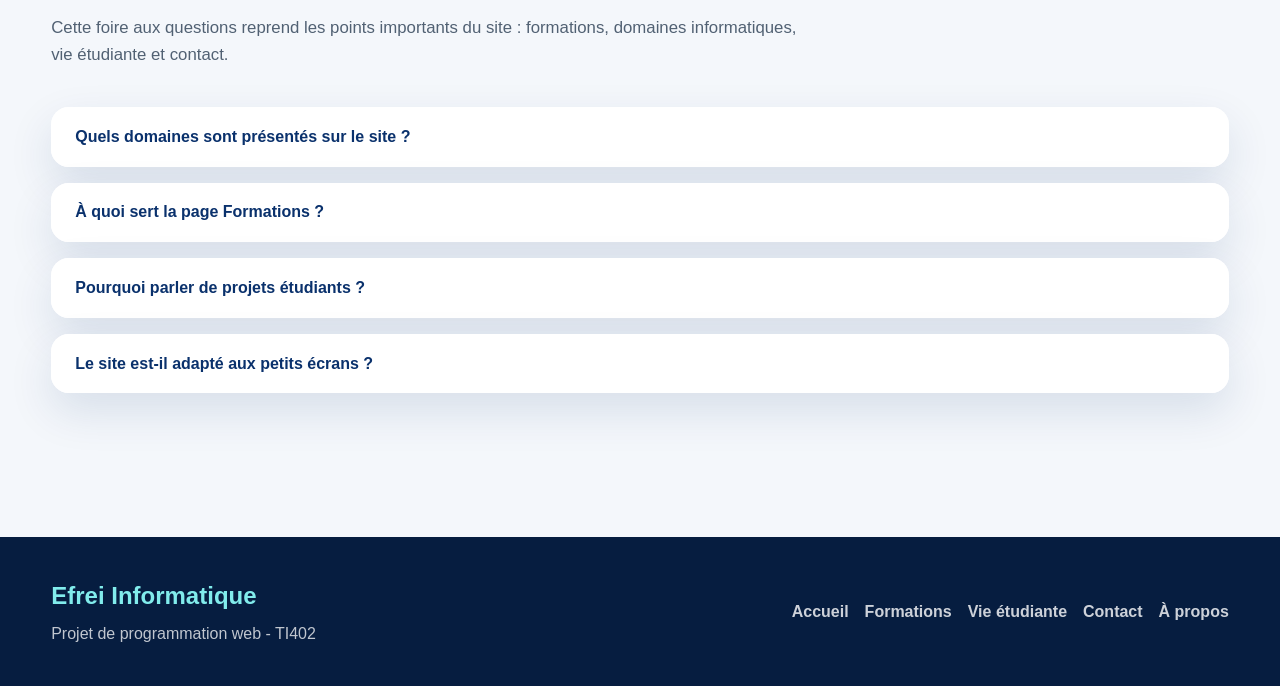
<file: contact.html>
<!DOCTYPE html>
<html lang="fr">
<head>
    <meta charset="UTF-8">
    <meta name="viewport" content="width=device-width, initial-scale=1.0">
    <title>Contact - Département Informatique Efrei</title>
    <link rel="stylesheet" href="css/style.css">
    <script src="js/script.js" defer></script>
</head>

<body>
    <header class="header">
        <nav class="navbar">
            <a href="index.html" class="logo" aria-label="Accueil - Département Informatique Efrei">
                <img src="images/logo-efrei.png" alt="Logo Efrei">
            </a>

            <button class="menu-bouton" id="menu-bouton" aria-label="Ouvrir le menu">☰</button>

            <ul class="menu" id="menu">
                <li><a href="index.html">Accueil</a></li>
                <li><a href="formations.html">Formations</a></li>
                <li><a href="campus.html">Vie étudiante</a></li>
                <li><a href="contact.html">Contact</a></li>
                <li><a href="apropos.html">À propos</a></li>
            </ul>
        </nav>
    </header>

    <main>
        <section class="page-hero">
            <div class="page-hero-contenu">
                <p class="sur-titre">Contact et informations</p>
                <h1>Contacter l’Efrei</h1>
                <p>
                    Cette page regroupe les informations utiles pour se renseigner sur le campus,
                    les formations, la vie étudiante ou les domaines informatiques présentés sur le site.
                </p>
            </div>

            <div class="page-hero-image">
                <img src="images/campus-efrei-2.jpg" alt="Campus Efrei">
            </div>
        </section>

        <section class="section contact-zone">
            <div class="contact-infos">
                <p class="sur-titre">Informations utiles</p>
                <h2>Campus Paris / Villejuif</h2>

                <div class="image-info-contact">
                    <img src="images/campus-efrei.jfif" alt="Vue du campus Efrei">
                </div>

                <div class="info-bloc">
                    <h3>Adresse</h3>
                    <p>Campus Efrei Paris - Villejuif</p>
                    <p>30-32 avenue de la République, 94800 Villejuif</p>
                </div>

                <div class="info-bloc">
                    <h3>Renseignements</h3>
                    <p>
                        Le formulaire peut servir à poser une question sur les formations,
                        les projets, la vie de campus ou les informations générales du site.
                    </p>
                </div>

                <div class="info-bloc">
                    <h3>Accès</h3>
                    <p>
                        Le campus est situé en région parisienne, à proximité de transports
                        permettant aux étudiants de rejoindre l’école.
                    </p>
                </div>
            </div>

            <form class="formulaire-contact" id="formulaire-contact" action="#" method="post">
                <h2>Envoyer un message</h2>

                <div class="champ">
                    <label for="nom">Nom</label>
                    <input type="text" id="nom" name="nom" placeholder="Votre nom">
                    <small class="message-erreur" id="erreur-nom"></small>
                </div>

                <div class="champ">
                    <label for="email">Adresse email</label>
                    <input type="email" id="email" name="email" placeholder="exemple@mail.com">
                    <small class="message-erreur" id="erreur-email"></small>
                </div>

                <div class="champ">
                    <label for="sujet">Sujet</label>
                    <select id="sujet" name="sujet">
                        <option value="">Choisir un sujet</option>
                        <option value="formations">Formations</option>
                        <option value="admissions">Admissions</option>
                        <option value="campus">Vie étudiante</option>
                        <option value="informatique">Département informatique</option>
                    </select>
                    <small class="message-erreur" id="erreur-sujet"></small>
                </div>

                <div class="champ">
                    <label for="message">Message</label>
                    <textarea id="message" name="message" rows="6" placeholder="Votre message"></textarea>
                    <small class="message-erreur" id="erreur-message"></small>
                </div>

                <button type="submit" class="bouton principal">Envoyer</button>
                <p class="confirmation" id="confirmation"></p>
            </form>
        </section>

        <section class="section">
            <div class="titre-section">
                <p class="sur-titre">Questions fréquentes</p>
                <h2>FAQ rapide</h2>
                <p>
                    Cette foire aux questions reprend les points importants du site :
                    formations, domaines informatiques, vie étudiante et contact.
                </p>
            </div>

            <div class="faq">
                <article class="question">
                    <button class="question-bouton">Quels domaines sont présentés sur le site ?</button>
                    <div class="reponse">
                        <p>
                            Le site présente plusieurs domaines liés à l’informatique :
                            développement web, cybersécurité, data, intelligence artificielle,
                            systèmes, réseaux et cloud.
                        </p>
                    </div>
                </article>

                <article class="question">
                    <button class="question-bouton">À quoi sert la page Formations ?</button>
                    <div class="reponse">
                        <p>
                            Elle présente les grands axes d’apprentissage, les compétences travaillées
                            et des exemples de métiers possibles dans le numérique.
                        </p>
                    </div>
                </article>

                <article class="question">
                    <button class="question-bouton">Pourquoi parler de projets étudiants ?</button>
                    <div class="reponse">
                        <p>
                            Les projets permettent de passer de la théorie à la pratique.
                            Ils développent l’autonomie, l’organisation, la correction des erreurs
                            et le travail en équipe.
                        </p>
                    </div>
                </article>

                <article class="question">
                    <button class="question-bouton">Le site est-il adapté aux petits écrans ?</button>
                    <div class="reponse">
                        <p>
                            Oui, le site utilise des règles CSS responsive et un menu mobile
                            en JavaScript pour s’adapter aux écrans plus petits.
                        </p>
                    </div>
                </article>
            </div>
        </section>
    </main>

    <footer class="footer">
        <div>
            <h2>Efrei Informatique</h2>
            <p>Projet de programmation web - TI402</p>
        </div>

        <nav class="footer-nav">
            <a href="index.html">Accueil</a>
            <a href="formations.html">Formations</a>
            <a href="campus.html">Vie étudiante</a>
            <a href="contact.html">Contact</a>
            <a href="apropos.html">À propos</a>
        </nav>
    </footer>
</body>
</html>
</file>
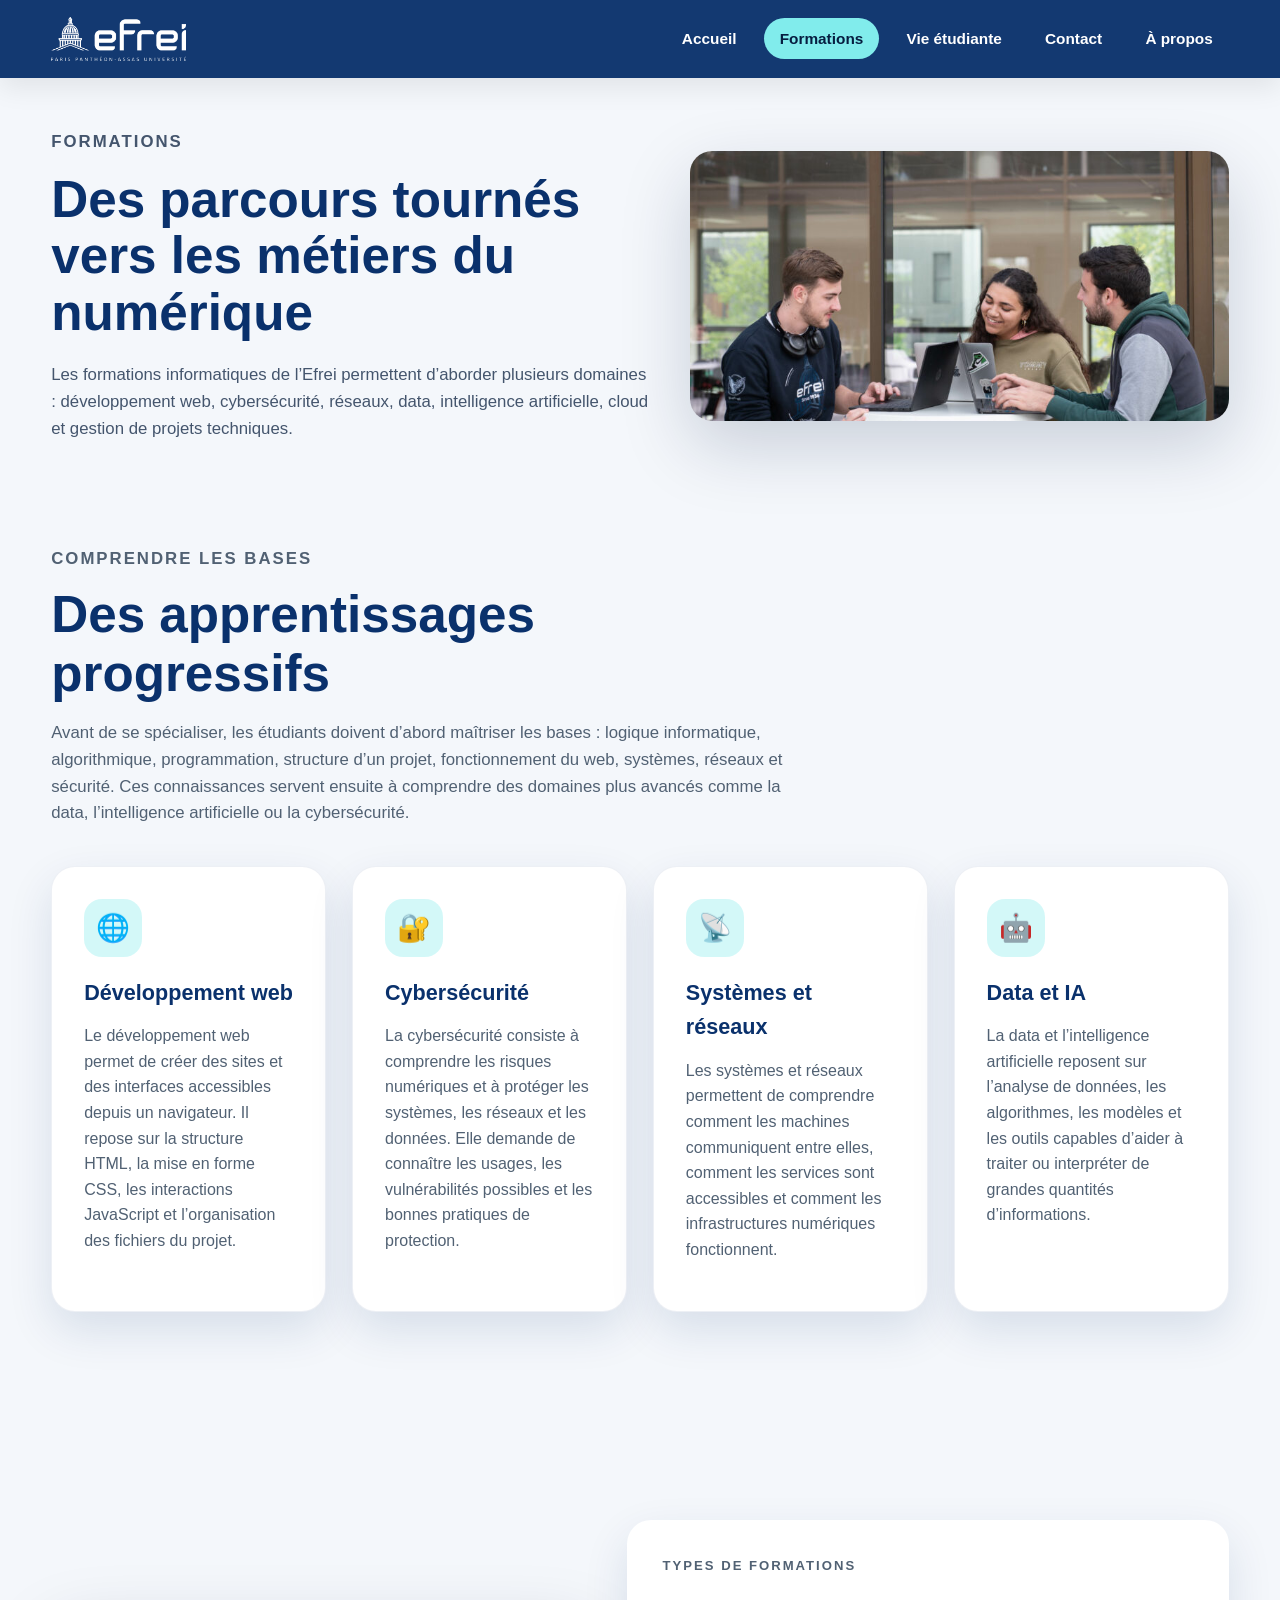
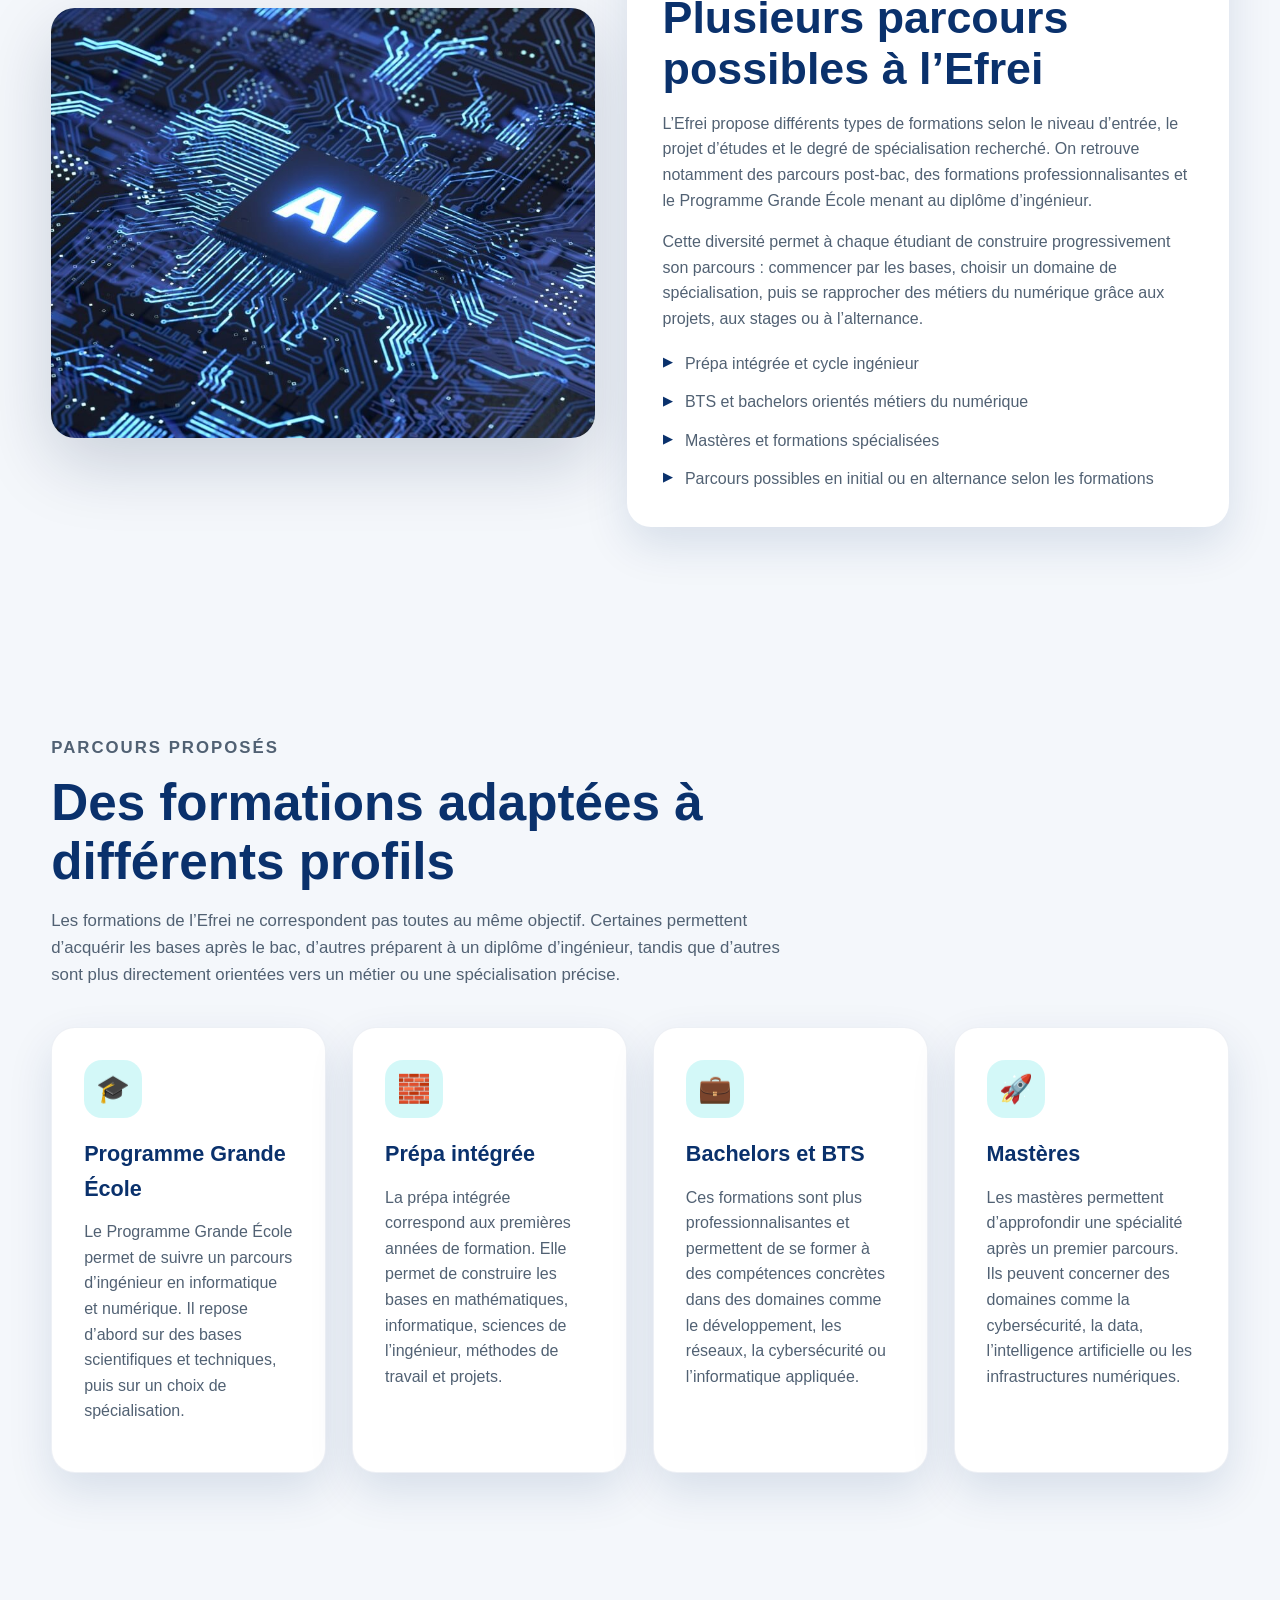
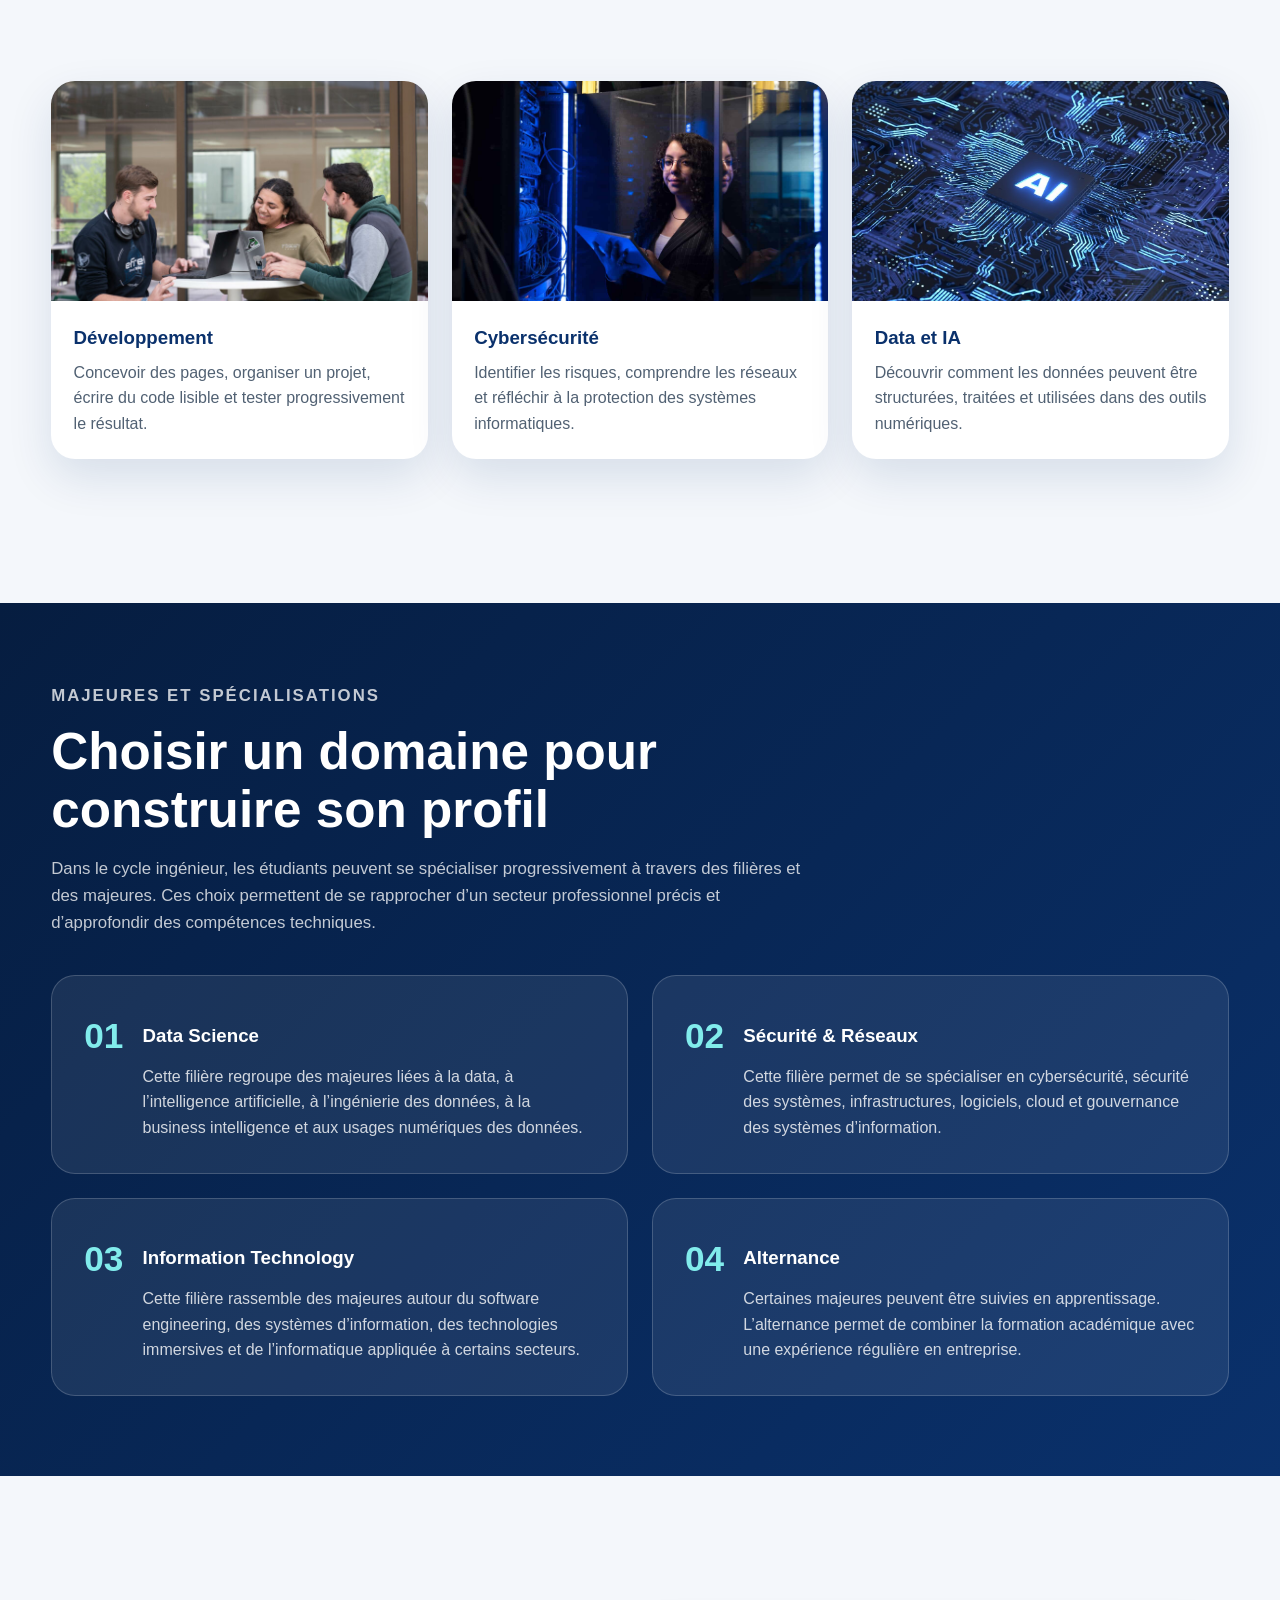
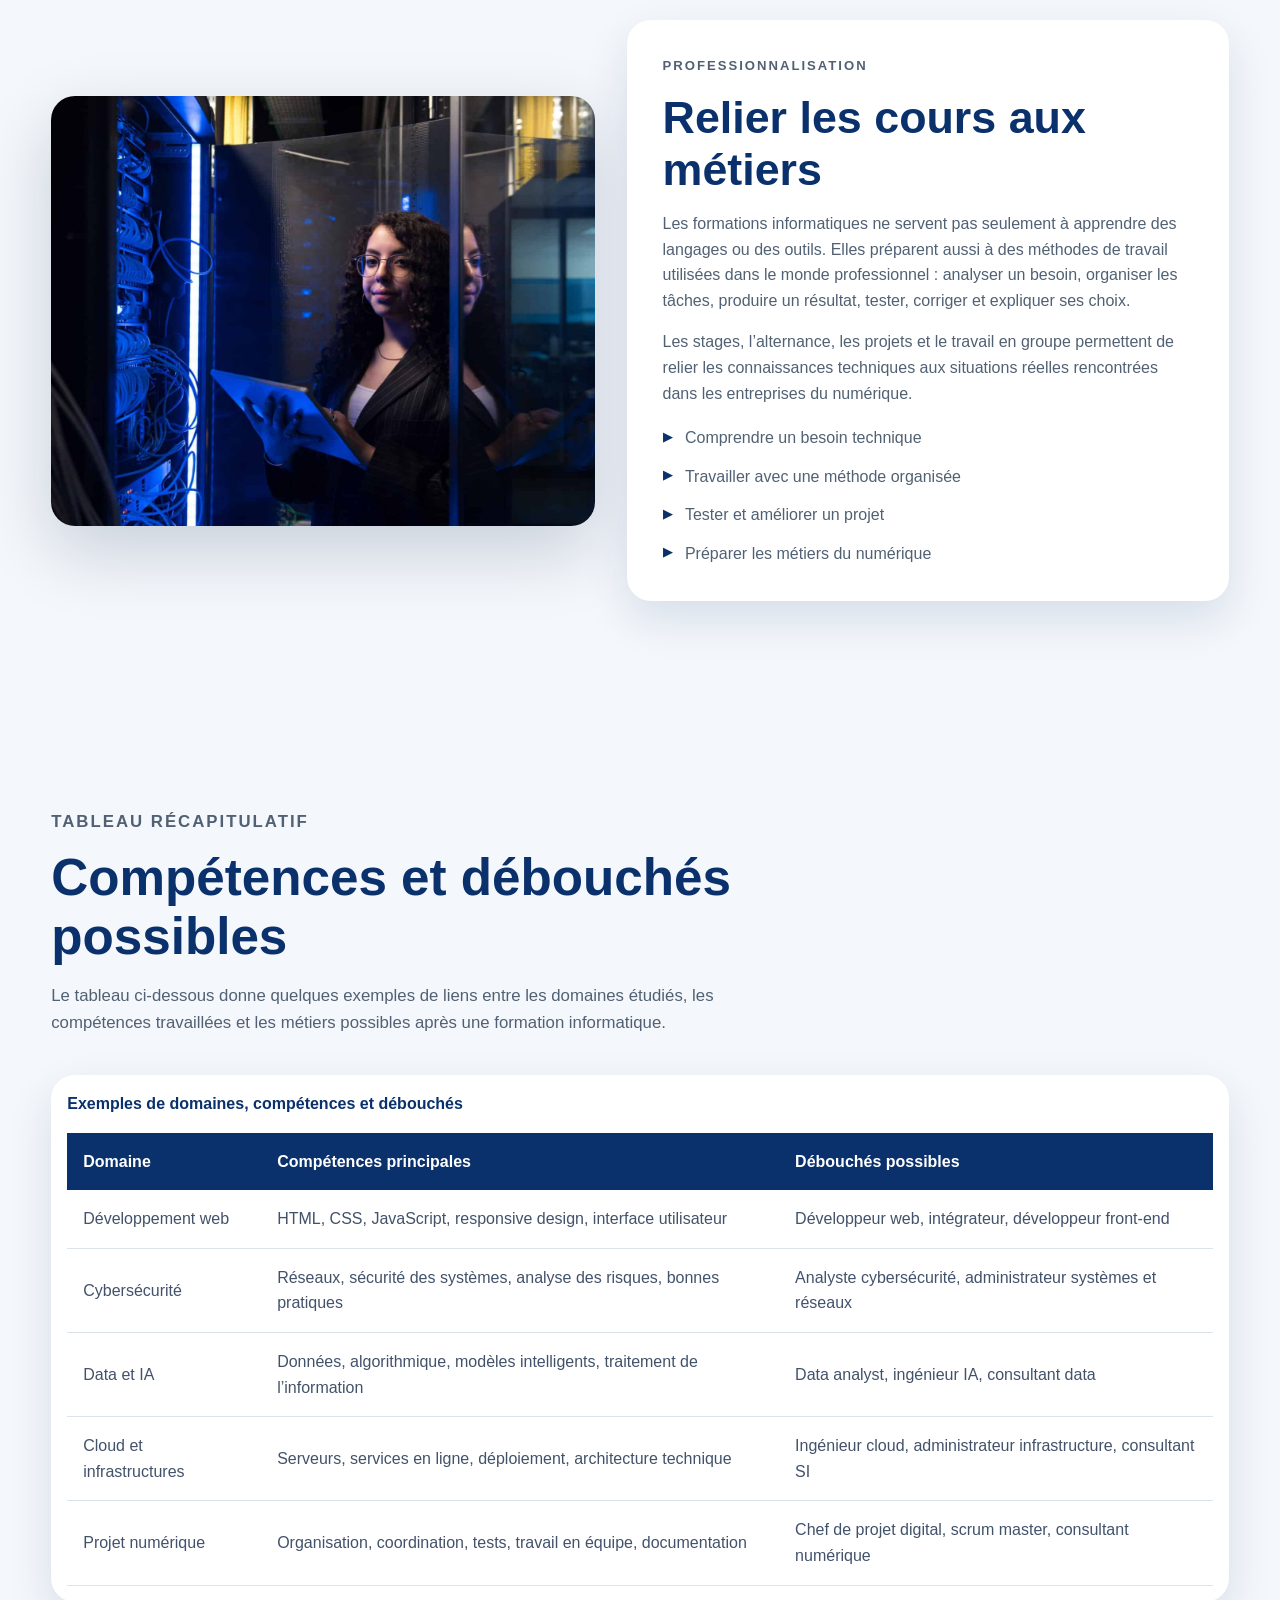
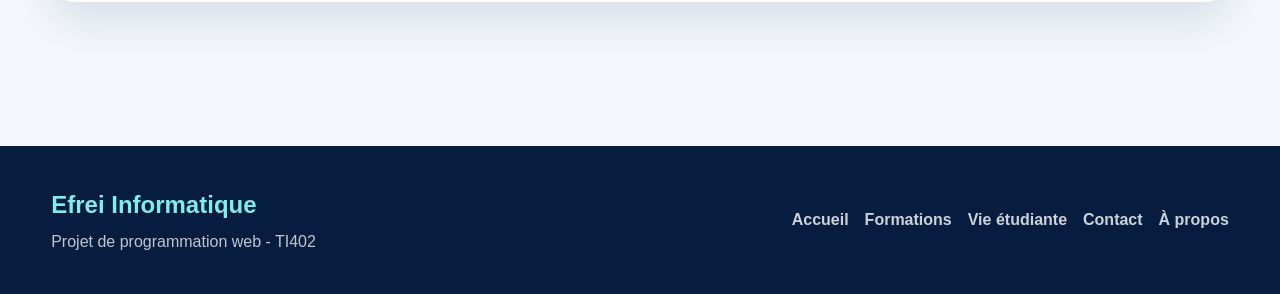
<file: formations.html>
<!DOCTYPE html>
<html lang="fr">
<head>
    <meta charset="UTF-8">
    <meta name="viewport" content="width=device-width, initial-scale=1.0">
    <title>Formations - Département Informatique Efrei</title>
    <link rel="stylesheet" href="css/style.css">
    <script src="js/script.js" defer></script>
</head>

<body>
    <header class="header">
        <nav class="navbar">
            <a href="index.html" class="logo" aria-label="Accueil - Département Informatique Efrei">
                <img src="images/logo-efrei.png" alt="Logo Efrei">
            </a>

            <button class="menu-bouton" id="menu-bouton" aria-label="Ouvrir le menu">☰</button>

            <ul class="menu" id="menu">
                <li><a href="index.html">Accueil</a></li>
                <li><a href="formations.html">Formations</a></li>
                <li><a href="campus.html">Vie étudiante</a></li>
                <li><a href="contact.html">Contact</a></li>
                <li><a href="apropos.html">À propos</a></li>
            </ul>
        </nav>
    </header>

    <main>
        <section class="page-hero">
            <div class="page-hero-contenu">
                <p class="sur-titre">Formations</p>
                <h1>Des parcours tournés vers les métiers du numérique</h1>
                <p>
                    Les formations informatiques de l’Efrei permettent d’aborder plusieurs domaines :
                    développement web, cybersécurité, réseaux, data, intelligence artificielle,
                    cloud et gestion de projets techniques.
                </p>
            </div>

            <div class="page-hero-image">
                <img src="images/code-ordinateur.jpg" alt="Étudiant travaillant sur ordinateur">
            </div>
        </section>

        <section class="section">
            <div class="titre-section">
                <p class="sur-titre">Comprendre les bases</p>
                <h2>Des apprentissages progressifs</h2>
                <p>
                    Avant de se spécialiser, les étudiants doivent d’abord maîtriser les bases :
                    logique informatique, algorithmique, programmation, structure d’un projet,
                    fonctionnement du web, systèmes, réseaux et sécurité. Ces connaissances servent
                    ensuite à comprendre des domaines plus avancés comme la data, l’intelligence
                    artificielle ou la cybersécurité.
                </p>
            </div>

            <div class="grille-cartes">
                <article class="carte">
                    <div class="icone">🌐</div>
                    <h3>Développement web</h3>
                    <p>
                        Le développement web permet de créer des sites et des interfaces accessibles
                        depuis un navigateur. Il repose sur la structure HTML, la mise en forme CSS,
                        les interactions JavaScript et l’organisation des fichiers du projet.
                    </p>
                </article>

                <article class="carte">
                    <div class="icone">🔐</div>
                    <h3>Cybersécurité</h3>
                    <p>
                        La cybersécurité consiste à comprendre les risques numériques et à protéger
                        les systèmes, les réseaux et les données. Elle demande de connaître les usages,
                        les vulnérabilités possibles et les bonnes pratiques de protection.
                    </p>
                </article>

                <article class="carte">
                    <div class="icone">📡</div>
                    <h3>Systèmes et réseaux</h3>
                    <p>
                        Les systèmes et réseaux permettent de comprendre comment les machines
                        communiquent entre elles, comment les services sont accessibles et comment
                        les infrastructures numériques fonctionnent.
                    </p>
                </article>

                <article class="carte">
                    <div class="icone">🤖</div>
                    <h3>Data et IA</h3>
                    <p>
                        La data et l’intelligence artificielle reposent sur l’analyse de données,
                        les algorithmes, les modèles et les outils capables d’aider à traiter
                        ou interpréter de grandes quantités d’informations.
                    </p>
                </article>
            </div>
        </section>

        <section class="section section-image-texte">
            <div class="bloc-image">
                <img src="images/ia-data.jpg" alt="Illustration data et intelligence artificielle">
            </div>

            <div class="bloc-texte">
                <p class="sur-titre">Types de formations</p>
                <h2>Plusieurs parcours possibles à l’Efrei</h2>
                <p>
                    L’Efrei propose différents types de formations selon le niveau d’entrée,
                    le projet d’études et le degré de spécialisation recherché. On retrouve notamment
                    des parcours post-bac, des formations professionnalisantes et le Programme Grande École
                    menant au diplôme d’ingénieur.
                </p>
                <p>
                    Cette diversité permet à chaque étudiant de construire progressivement son parcours :
                    commencer par les bases, choisir un domaine de spécialisation, puis se rapprocher
                    des métiers du numérique grâce aux projets, aux stages ou à l’alternance.
                </p>

                <ul class="liste-points">
                    <li>Prépa intégrée et cycle ingénieur</li>
                    <li>BTS et bachelors orientés métiers du numérique</li>
                    <li>Mastères et formations spécialisées</li>
                    <li>Parcours possibles en initial ou en alternance selon les formations</li>
                </ul>
            </div>
        </section>

        <section class="section">
            <div class="titre-section">
                <p class="sur-titre">Parcours proposés</p>
                <h2>Des formations adaptées à différents profils</h2>
                <p>
                    Les formations de l’Efrei ne correspondent pas toutes au même objectif.
                    Certaines permettent d’acquérir les bases après le bac, d’autres préparent
                    à un diplôme d’ingénieur, tandis que d’autres sont plus directement orientées
                    vers un métier ou une spécialisation précise.
                </p>
            </div>

            <div class="grille-cartes">
                <article class="carte">
                    <div class="icone">🎓</div>
                    <h3>Programme Grande École</h3>
                    <p>
                        Le Programme Grande École permet de suivre un parcours d’ingénieur
                        en informatique et numérique. Il repose d’abord sur des bases scientifiques
                        et techniques, puis sur un choix de spécialisation.
                    </p>
                </article>

                <article class="carte">
                    <div class="icone">🧱</div>
                    <h3>Prépa intégrée</h3>
                    <p>
                        La prépa intégrée correspond aux premières années de formation.
                        Elle permet de construire les bases en mathématiques, informatique,
                        sciences de l’ingénieur, méthodes de travail et projets.
                    </p>
                </article>

                <article class="carte">
                    <div class="icone">💼</div>
                    <h3>Bachelors et BTS</h3>
                    <p>
                        Ces formations sont plus professionnalisantes et permettent de se former
                        à des compétences concrètes dans des domaines comme le développement,
                        les réseaux, la cybersécurité ou l’informatique appliquée.
                    </p>
                </article>

                <article class="carte">
                    <div class="icone">🚀</div>
                    <h3>Mastères</h3>
                    <p>
                        Les mastères permettent d’approfondir une spécialité après un premier parcours.
                        Ils peuvent concerner des domaines comme la cybersécurité, la data,
                        l’intelligence artificielle ou les infrastructures numériques.
                    </p>
                </article>
            </div>
        </section>

        <section class="section grille-illustrations">
            <article class="illustration-carte">
                <img src="images/code-ordinateur.jpg" alt="Développement informatique">
                <div class="illustration-texte">
                    <h3>Développement</h3>
                    <p>
                        Concevoir des pages, organiser un projet, écrire du code lisible
                        et tester progressivement le résultat.
                    </p>
                </div>
            </article>

            <article class="illustration-carte">
                <img src="images/cybersecurite.jpg" alt="Cybersécurité">
                <div class="illustration-texte">
                    <h3>Cybersécurité</h3>
                    <p>
                        Identifier les risques, comprendre les réseaux et réfléchir à la protection
                        des systèmes informatiques.
                    </p>
                </div>
            </article>

            <article class="illustration-carte">
                <img src="images/ia-data.jpg" alt="Data et intelligence artificielle">
                <div class="illustration-texte">
                    <h3>Data et IA</h3>
                    <p>
                        Découvrir comment les données peuvent être structurées, traitées
                        et utilisées dans des outils numériques.
                    </p>
                </div>
            </article>
        </section>

        <section class="section section-sombre">
            <div class="titre-section">
                <p class="sur-titre">Majeures et spécialisations</p>
                <h2>Choisir un domaine pour construire son profil</h2>
                <p>
                    Dans le cycle ingénieur, les étudiants peuvent se spécialiser progressivement
                    à travers des filières et des majeures. Ces choix permettent de se rapprocher
                    d’un secteur professionnel précis et d’approfondir des compétences techniques.
                </p>
            </div>

            <div class="formations-liste">
                <article class="formation-bloc">
                    <span>01</span>
                    <div>
                        <h3>Data Science</h3>
                        <p>
                            Cette filière regroupe des majeures liées à la data, à l’intelligence
                            artificielle, à l’ingénierie des données, à la business intelligence
                            et aux usages numériques des données.
                        </p>
                    </div>
                </article>

                <article class="formation-bloc">
                    <span>02</span>
                    <div>
                        <h3>Sécurité & Réseaux</h3>
                        <p>
                            Cette filière permet de se spécialiser en cybersécurité, sécurité des systèmes,
                            infrastructures, logiciels, cloud et gouvernance des systèmes d’information.
                        </p>
                    </div>
                </article>

                <article class="formation-bloc">
                    <span>03</span>
                    <div>
                        <h3>Information Technology</h3>
                        <p>
                            Cette filière rassemble des majeures autour du software engineering,
                            des systèmes d’information, des technologies immersives et de l’informatique
                            appliquée à certains secteurs.
                        </p>
                    </div>
                </article>

                <article class="formation-bloc">
                    <span>04</span>
                    <div>
                        <h3>Alternance</h3>
                        <p>
                            Certaines majeures peuvent être suivies en apprentissage. L’alternance permet
                            de combiner la formation académique avec une expérience régulière en entreprise.
                        </p>
                    </div>
                </article>
            </div>
        </section>

        <section class="section section-image-texte">
            <div class="bloc-image">
                <img src="images/cybersecurite.jpg" alt="Illustration cybersécurité et réseaux">
            </div>

            <div class="bloc-texte">
                <p class="sur-titre">Professionnalisation</p>
                <h2>Relier les cours aux métiers</h2>
                <p>
                    Les formations informatiques ne servent pas seulement à apprendre des langages
                    ou des outils. Elles préparent aussi à des méthodes de travail utilisées dans
                    le monde professionnel : analyser un besoin, organiser les tâches, produire
                    un résultat, tester, corriger et expliquer ses choix.
                </p>
                <p>
                    Les stages, l’alternance, les projets et le travail en groupe permettent
                    de relier les connaissances techniques aux situations réelles rencontrées
                    dans les entreprises du numérique.
                </p>

                <ul class="liste-points">
                    <li>Comprendre un besoin technique</li>
                    <li>Travailler avec une méthode organisée</li>
                    <li>Tester et améliorer un projet</li>
                    <li>Préparer les métiers du numérique</li>
                </ul>
            </div>
        </section>

        <section class="section">
            <div class="titre-section">
                <p class="sur-titre">Tableau récapitulatif</p>
                <h2>Compétences et débouchés possibles</h2>
                <p>
                    Le tableau ci-dessous donne quelques exemples de liens entre les domaines étudiés,
                    les compétences travaillées et les métiers possibles après une formation informatique.
                </p>
            </div>

            <div class="tableau-conteneur">
                <table>
                    <caption>Exemples de domaines, compétences et débouchés</caption>
                    <thead>
                        <tr>
                            <th>Domaine</th>
                            <th>Compétences principales</th>
                            <th>Débouchés possibles</th>
                        </tr>
                    </thead>
                    <tbody>
                        <tr>
                            <td>Développement web</td>
                            <td>HTML, CSS, JavaScript, responsive design, interface utilisateur</td>
                            <td>Développeur web, intégrateur, développeur front-end</td>
                        </tr>
                        <tr>
                            <td>Cybersécurité</td>
                            <td>Réseaux, sécurité des systèmes, analyse des risques, bonnes pratiques</td>
                            <td>Analyste cybersécurité, administrateur systèmes et réseaux</td>
                        </tr>
                        <tr>
                            <td>Data et IA</td>
                            <td>Données, algorithmique, modèles intelligents, traitement de l’information</td>
                            <td>Data analyst, ingénieur IA, consultant data</td>
                        </tr>
                        <tr>
                            <td>Cloud et infrastructures</td>
                            <td>Serveurs, services en ligne, déploiement, architecture technique</td>
                            <td>Ingénieur cloud, administrateur infrastructure, consultant SI</td>
                        </tr>
                        <tr>
                            <td>Projet numérique</td>
                            <td>Organisation, coordination, tests, travail en équipe, documentation</td>
                            <td>Chef de projet digital, scrum master, consultant numérique</td>
                        </tr>
                    </tbody>
                </table>
            </div>
        </section>
    </main>

    <footer class="footer">
        <div>
            <h2>Efrei Informatique</h2>
            <p>Projet de programmation web - TI402</p>
        </div>

        <nav class="footer-nav">
            <a href="index.html">Accueil</a>
            <a href="formations.html">Formations</a>
            <a href="campus.html">Vie étudiante</a>
            <a href="contact.html">Contact</a>
            <a href="apropos.html">À propos</a>
        </nav>
    </footer>
</body>
</html>
</file>
<file: css/style.css>
/* =========================
   RESET GENERAL
========================= */

* {
    margin: 0;
    padding: 0;
    box-sizing: border-box;
}

html {
    scroll-behavior: smooth;
}

body {
    font-family: Arial, Helvetica, sans-serif;
    background: #f4f7fb;
    color: #102033;
    line-height: 1.6;
}

a {
    text-decoration: none;
    color: inherit;
}

ul {
    list-style: none;
}

button,
input,
select,
textarea {
    font-family: inherit;
}

/* =========================
   VARIABLES
========================= */

:root {
    --bleu: #0A316C;
    --bleu-fonce: #061d40;
    --cyan: #81ECEC;
    --jaune: #FDCB6E;
    --blanc: #ffffff;
    --gris: #dce3ec;
    --texte: #102033;
    --texte-secondaire: #516173;
    --ombre: 0 18px 45px rgba(10, 49, 108, 0.12);
    --ombre-forte: 0 25px 70px rgba(6, 29, 64, 0.18);
    --radius: 24px;
}

/* =========================
   HEADER / NAVIGATION
========================= */

.header {
    position: sticky;
    top: 0;
    z-index: 1000;
    background-color: rgba(10, 49, 108, 0.96);
    backdrop-filter: blur(10px);
    box-shadow: 0 10px 25px rgba(0, 0, 0, 0.08);
}

.header-scroll {
    background-color: rgba(6, 29, 64, 0.99);
}

.navbar {
    width: min(1180px, 92%);
    margin: auto;
    min-height: 78px;
    display: flex;
    justify-content: space-between;
    align-items: center;
    gap: 2rem;
}

.logo {
    display: flex;
    align-items: center;
    flex-shrink: 0;
}

.logo img {
    height: 44px;
    width: auto;
    display: block;
    filter: brightness(0) invert(1);
}

.menu {
    display: flex;
    align-items: center;
    gap: 0.7rem;
}

.menu a {
    color: var(--blanc);
    font-size: 0.96rem;
    font-weight: 700;
    padding: 0.75rem 1rem;
    border-radius: 999px;
    transition: 0.3s ease;
}

.menu a:hover,
.menu a.actif {
    background-color: var(--cyan);
    color: var(--bleu-fonce);
}

.menu-bouton {
    display: none;
    background: none;
    border: none;
    color: var(--blanc);
    font-size: 2rem;
    cursor: pointer;
}

/* =========================
   HERO ACCUEIL
========================= */

.hero {
    width: min(1180px, 92%);
    margin: 0 auto;
    padding: 5rem 0;
    display: grid;
    grid-template-columns: 1.05fr 0.95fr;
    gap: 4rem;
    align-items: center;
}

.hero-accueil {
    min-height: calc(100vh - 78px);
}

.sur-titre {
    color: var(--bleu);
    font-weight: 900;
    text-transform: uppercase;
    letter-spacing: 2px;
    font-size: 0.82rem;
}

.hero-contenu h1 {
    font-size: clamp(2.6rem, 6vw, 5rem);
    line-height: 1.06;
    color: var(--bleu);
    margin: 1rem 0 1.3rem;
    max-width: 820px;
}

.hero-texte {
    font-size: 1.12rem;
    color: #44556d;
    max-width: 700px;
}

.hero-actions {
    display: flex;
    gap: 1rem;
    flex-wrap: wrap;
    margin-top: 2rem;
}

.bouton {
    display: inline-flex;
    align-items: center;
    justify-content: center;
    padding: 0.95rem 1.5rem;
    border-radius: 999px;
    font-weight: 800;
    transition: 0.3s ease;
    border: 2px solid transparent;
    cursor: pointer;
}

.bouton.principal {
    background-color: var(--bleu);
    color: var(--blanc);
    box-shadow: var(--ombre);
}

.bouton.principal:hover {
    background-color: var(--bleu-fonce);
    transform: translateY(-3px);
}

.bouton.secondaire {
    background-color: var(--blanc);
    color: var(--bleu);
    border-color: var(--bleu);
}

.bouton.secondaire:hover {
    background-color: var(--cyan);
    transform: translateY(-3px);
}

.hero-visuel {
    display: flex;
    justify-content: center;
}

.photo-campus {
    width: 100%;
    max-width: 500px;
    background-color: var(--blanc);
    border-radius: var(--radius);
    box-shadow: var(--ombre-forte);
    overflow: hidden;
    border: 1px solid rgba(10, 49, 108, 0.08);
}

.photo-campus.grande {
    transform: rotate(1.5deg);
    transition: 0.3s ease;
}

.photo-campus.grande:hover {
    transform: rotate(0deg) translateY(-6px);
}

.photo-campus img {
    width: 100%;
    height: 330px;
    object-fit: cover;
    display: block;
}

.photo-texte {
    padding: 1.4rem 1.5rem 1.6rem;
}

.photo-texte span {
    display: inline-block;
    color: var(--bleu);
    font-weight: 900;
    letter-spacing: 2px;
    text-transform: uppercase;
    font-size: 0.78rem;
    margin-bottom: 0.4rem;
}

.photo-texte p {
    color: var(--texte-secondaire);
}

/* =========================
   PAGES INTERNES
========================= */

.page-hero {
    width: min(1180px, 92%);
    margin: 0 auto;
    padding: 3.2rem 0 2.5rem;
    display: grid;
    grid-template-columns: 1fr 0.9fr;
    gap: 2.5rem;
    align-items: center;
}

.page-hero-contenu h1 {
    font-size: clamp(2.2rem, 4vw, 3.6rem);
    line-height: 1.1;
    color: var(--bleu);
    margin: 1rem 0 1.3rem;
    max-width: 760px;
}

.page-hero-contenu p {
    font-size: 1.05rem;
    color: #44556d;
    max-width: 620px;
}

.page-hero-image img {
    width: 100%;
    height: 270px;
    object-fit: cover;
    display: block;
    border-radius: 22px;
    box-shadow: var(--ombre-forte);
}

/* =========================
   SECTIONS GENERALES
========================= */

.section {
    width: min(1180px, 92%);
    margin: 0 auto 5rem;
    padding: 4rem 0;
}

.titre-section {
    max-width: 760px;
    margin-bottom: 2.4rem;
}

.titre-section h2 {
    font-size: clamp(2rem, 4vw, 3.2rem);
    line-height: 1.15;
    color: var(--bleu);
    margin: 0.8rem 0 1rem;
}

.titre-section p {
    color: var(--texte-secondaire);
    font-size: 1.05rem;
}

/* =========================
   CARTES
========================= */

.grille-cartes {
    display: grid;
    grid-template-columns: repeat(auto-fit, minmax(240px, 1fr));
    gap: 1.6rem;
}

.carte {
    background: var(--blanc);
    border-radius: var(--radius);
    box-shadow: var(--ombre);
    padding: 2rem;
    border: 1px solid rgba(10, 49, 108, 0.07);
    transition: 0.3s ease;
}

.carte:hover {
    transform: translateY(-8px);
}

.icone {
    width: 58px;
    height: 58px;
    border-radius: 18px;
    background-color: rgba(129, 236, 236, 0.35);
    display: flex;
    align-items: center;
    justify-content: center;
    font-size: 1.7rem;
    margin-bottom: 1.2rem;
}

.carte h3 {
    color: var(--bleu);
    font-size: 1.35rem;
    margin-bottom: 0.8rem;
}

.carte p {
    color: var(--texte-secondaire);
    margin-bottom: 1rem;
}

.carte a {
    color: var(--bleu);
    font-weight: 800;
}

/* =========================
   SECTION IMAGE + TEXTE
========================= */

.section-image-texte {
    display: grid;
    grid-template-columns: 0.95fr 1.05fr;
    gap: 2rem;
    align-items: center;
}

.bloc-image img {
    width: 100%;
    height: 430px;
    object-fit: cover;
    display: block;
    border-radius: var(--radius);
    box-shadow: var(--ombre-forte);
}

.bloc-texte {
    background: var(--blanc);
    border-radius: var(--radius);
    box-shadow: var(--ombre);
    padding: 2.2rem;
}

.bloc-texte h2 {
    color: var(--bleu);
    font-size: clamp(1.9rem, 3.5vw, 3rem);
    line-height: 1.15;
    margin: 0.8rem 0 1rem;
}

.bloc-texte p {
    color: var(--texte-secondaire);
    margin-bottom: 1rem;
}

.liste-points {
    margin-top: 1.2rem;
    display: grid;
    gap: 0.8rem;
}

.liste-points li {
    padding-left: 1.4rem;
    position: relative;
    color: var(--texte-secondaire);
}

.liste-points li::before {
    content: "▶";
    color: var(--bleu);
    font-size: 0.75rem;
    font-weight: 900;
    position: absolute;
    left: 0;
    top: 0.15rem;
}

/* =========================
   ILLUSTRATIONS / GALERIE
========================= */

.grille-illustrations,
.galerie-simple {
    display: grid;
    grid-template-columns: repeat(3, 1fr);
    gap: 1.5rem;
}

.illustration-carte,
.galerie-carte {
    background: var(--blanc);
    border-radius: var(--radius);
    overflow: hidden;
    box-shadow: var(--ombre);
}

.illustration-carte img,
.galerie-carte img {
    width: 100%;
    height: 220px;
    object-fit: cover;
    display: block;
}

.illustration-texte,
.galerie-carte div {
    padding: 1.4rem;
}

.illustration-texte h3,
.galerie-carte h3 {
    color: var(--bleu);
    margin-bottom: 0.4rem;
}

.illustration-texte p,
.galerie-carte p {
    color: var(--texte-secondaire);
}

/* =========================
   SECTION SOMBRE
========================= */

.section-sombre {
    width: 100%;
    max-width: none;
    background: linear-gradient(135deg, var(--bleu-fonce), var(--bleu));
    color: var(--blanc);
    padding: 5rem max(4%, calc((100% - 1180px) / 2));
}

.section-sombre .titre-section h2,
.section-sombre .sur-titre {
    color: var(--blanc);
}

.section-sombre .titre-section p {
    color: rgba(255, 255, 255, 0.76);
}

.timeline,
.formations-liste,
.membres {
    display: grid;
    grid-template-columns: repeat(2, 1fr);
    gap: 1.5rem;
}

.timeline {
    grid-template-columns: repeat(3, 1fr);
}

.etape,
.formation-bloc,
.membre,
.projet {
    background-color: rgba(255, 255, 255, 0.08);
    border: 1px solid rgba(255, 255, 255, 0.18);
    padding: 2rem;
    border-radius: var(--radius);
}

.etape span,
.formation-bloc span,
.membre span {
    color: var(--cyan);
    font-size: 2.2rem;
    font-weight: 900;
}

.etape h3,
.formation-bloc h3,
.membre h3,
.projet h3 {
    margin: 0.8rem 0;
}

.etape p,
.formation-bloc p,
.membre p,
.projet p {
    color: rgba(255, 255, 255, 0.8);
}

.formation-bloc {
    display: flex;
    gap: 1.2rem;
}

/* =========================
   TABLEAUX
========================= */

.tableau-conteneur {
    overflow-x: auto;
    background-color: var(--blanc);
    padding: 1rem;
    border-radius: var(--radius);
    box-shadow: var(--ombre);
}

table {
    width: 100%;
    border-collapse: collapse;
    min-width: 760px;
}

caption {
    caption-side: top;
    text-align: left;
    font-weight: 800;
    color: var(--bleu);
    margin-bottom: 1rem;
}

th {
    background-color: var(--bleu);
    color: var(--blanc);
    text-align: left;
    padding: 1rem;
}

td {
    padding: 1rem;
    border-bottom: 1px solid var(--gris);
    color: #42526a;
}

tbody tr:hover {
    background-color: rgba(129, 236, 236, 0.16);
}

/* =========================
   CAMPUS / PROJETS
========================= */

.filtres-projets {
    display: flex;
    flex-wrap: wrap;
    gap: 1rem;
    margin-bottom: 2rem;
}

.filtre {
    border: 1px solid rgba(255, 255, 255, 0.25);
    background-color: rgba(255, 255, 255, 0.08);
    color: var(--blanc);
    padding: 0.8rem 1.2rem;
    border-radius: 999px;
    font-weight: 800;
    cursor: pointer;
    transition: 0.3s ease;
}

.filtre:hover,
.actif-filtre {
    background-color: var(--cyan);
    color: var(--bleu-fonce);
}

.grille-projets {
    display: grid;
    grid-template-columns: repeat(4, 1fr);
    gap: 1.4rem;
}

.projet:hover {
    transform: translateY(-6px);
    background-color: rgba(255, 255, 255, 0.12);
}

.projet span {
    display: inline-block;
    background-color: var(--jaune);
    color: var(--bleu-fonce);
    font-weight: 900;
    font-size: 0.75rem;
    padding: 0.35rem 0.7rem;
    border-radius: 999px;
    margin-bottom: 1rem;
}

.projet.masque {
    display: none;
}

/* =========================
   CONTACT
========================= */

.contact-zone {
    display: grid;
    grid-template-columns: 0.88fr 1.12fr;
    gap: 2rem;
    align-items: start;
}

.contact-infos,
.formulaire-contact {
    background-color: var(--blanc);
    border-radius: var(--radius);
    box-shadow: var(--ombre);
    padding: 2rem;
}

.contact-infos h2,
.formulaire-contact h2 {
    color: var(--bleu);
    margin: 0.6rem 0 1.4rem;
    font-size: 2rem;
}

.image-info-contact {
    margin-bottom: 1.4rem;
}

.image-info-contact img {
    width: 100%;
    height: 210px;
    object-fit: cover;
    border-radius: 18px;
    display: block;
}

.info-bloc {
    padding: 1.1rem 0;
    border-bottom: 1px solid var(--gris);
}

.info-bloc:last-child {
    border-bottom: none;
}

.info-bloc h3 {
    color: var(--bleu);
    margin-bottom: 0.25rem;
}

.info-bloc p {
    color: var(--texte-secondaire);
}

.champ {
    margin-bottom: 1.2rem;
}

.champ label {
    display: block;
    color: var(--bleu);
    font-weight: 800;
    margin-bottom: 0.45rem;
}

.champ input,
.champ select,
.champ textarea {
    width: 100%;
    border: 1px solid var(--gris);
    border-radius: 16px;
    padding: 0.95rem 1rem;
    font-size: 1rem;
    background-color: #fbfcfe;
    color: var(--texte);
    outline: none;
    transition: 0.25s ease;
}

.champ input:focus,
.champ select:focus,
.champ textarea:focus {
    border-color: var(--cyan);
    box-shadow: 0 0 0 4px rgba(129, 236, 236, 0.22);
}

.message-erreur {
    display: block;
    color: #c0392b;
    font-size: 0.85rem;
    font-weight: 700;
    margin-top: 0.4rem;
}

.champ.erreur input,
.champ.erreur select,
.champ.erreur textarea {
    border-color: #c0392b;
}

.confirmation {
    margin-top: 1rem;
    color: #1e8449;
    font-weight: 800;
}

/* =========================
   FAQ
========================= */

.faq {
    display: grid;
    gap: 1rem;
}

.question {
    background-color: var(--blanc);
    border-radius: 18px;
    box-shadow: var(--ombre);
    overflow: hidden;
}

.question-bouton {
    width: 100%;
    background-color: var(--blanc);
    color: var(--bleu);
    border: none;
    text-align: left;
    padding: 1.3rem 1.5rem;
    font-size: 1rem;
    font-weight: 800;
    cursor: pointer;
}

.question-bouton:hover {
    background-color: rgba(129, 236, 236, 0.18);
}

.reponse {
    display: none;
    padding: 0 1.5rem 1.3rem;
    color: var(--texte-secondaire);
}

.question.ouverte .reponse {
    display: block;
}

/* =========================
   A PROPOS
========================= */

.signature-projet {
    margin-top: 1.2rem;
    color: var(--bleu);
    font-weight: 800;
}

/* =========================
   FOOTER
========================= */

.footer {
    background-color: var(--bleu-fonce);
    color: var(--blanc);
    padding: 2.5rem max(4%, calc((100% - 1180px) / 2));
    display: flex;
    justify-content: space-between;
    gap: 2rem;
    align-items: center;
}

.footer h2 {
    color: var(--cyan);
    margin-bottom: 0.3rem;
}

.footer p {
    color: rgba(255, 255, 255, 0.75);
}

.footer-nav {
    display: flex;
    flex-wrap: wrap;
    gap: 1rem;
}

.footer-nav a {
    color: rgba(255, 255, 255, 0.8);
    font-weight: 700;
}

.footer-nav a:hover {
    color: var(--cyan);
}

/* =========================
   RESPONSIVE
========================= */

@media screen and (max-width: 1100px) {
    .grille-projets {
        grid-template-columns: repeat(2, 1fr);
    }

    .grille-illustrations,
    .galerie-simple {
        grid-template-columns: 1fr 1fr;
    }

    .contact-zone {
        grid-template-columns: 1fr;
    }
}

@media screen and (max-width: 900px) {
    .menu-bouton {
        display: block;
    }

    .menu {
        position: absolute;
        top: 78px;
        left: 0;
        width: 100%;
        background-color: var(--bleu);
        flex-direction: column;
        align-items: flex-start;
        padding: 1rem 4%;
        display: none;
    }

    .menu.ouvert {
        display: flex;
    }

    .menu li,
    .menu a {
        width: 100%;
    }

    .hero,
    .page-hero,
    .section-image-texte {
        grid-template-columns: 1fr;
        gap: 2rem;
    }

    .hero {
        min-height: auto;
        padding: 4rem 0;
    }

    .timeline,
    .formations-liste,
    .membres,
    .grille-illustrations,
    .galerie-simple {
        grid-template-columns: 1fr;
    }

    .photo-campus.grande {
        transform: none;
    }

    .photo-campus img,
    .page-hero-image img,
    .bloc-image img {
        height: 260px;
    }

    .footer {
        flex-direction: column;
        align-items: flex-start;
    }
}

@media screen and (max-width: 520px) {
    .navbar {
        width: 92%;
    }

    .logo img {
        height: 36px;
    }

    .hero-actions {
        flex-direction: column;
    }

    .bouton {
        width: 100%;
    }

    .section {
        padding: 2.5rem 0;
        margin-bottom: 3rem;
    }

    .carte,
    .etape,
    .formation-bloc,
    .projet,
    .membre,
    .contact-infos,
    .formulaire-contact,
    .bloc-texte {
        padding: 1.5rem;
    }

    table {
        min-width: 680px;
    }
}
</file>
